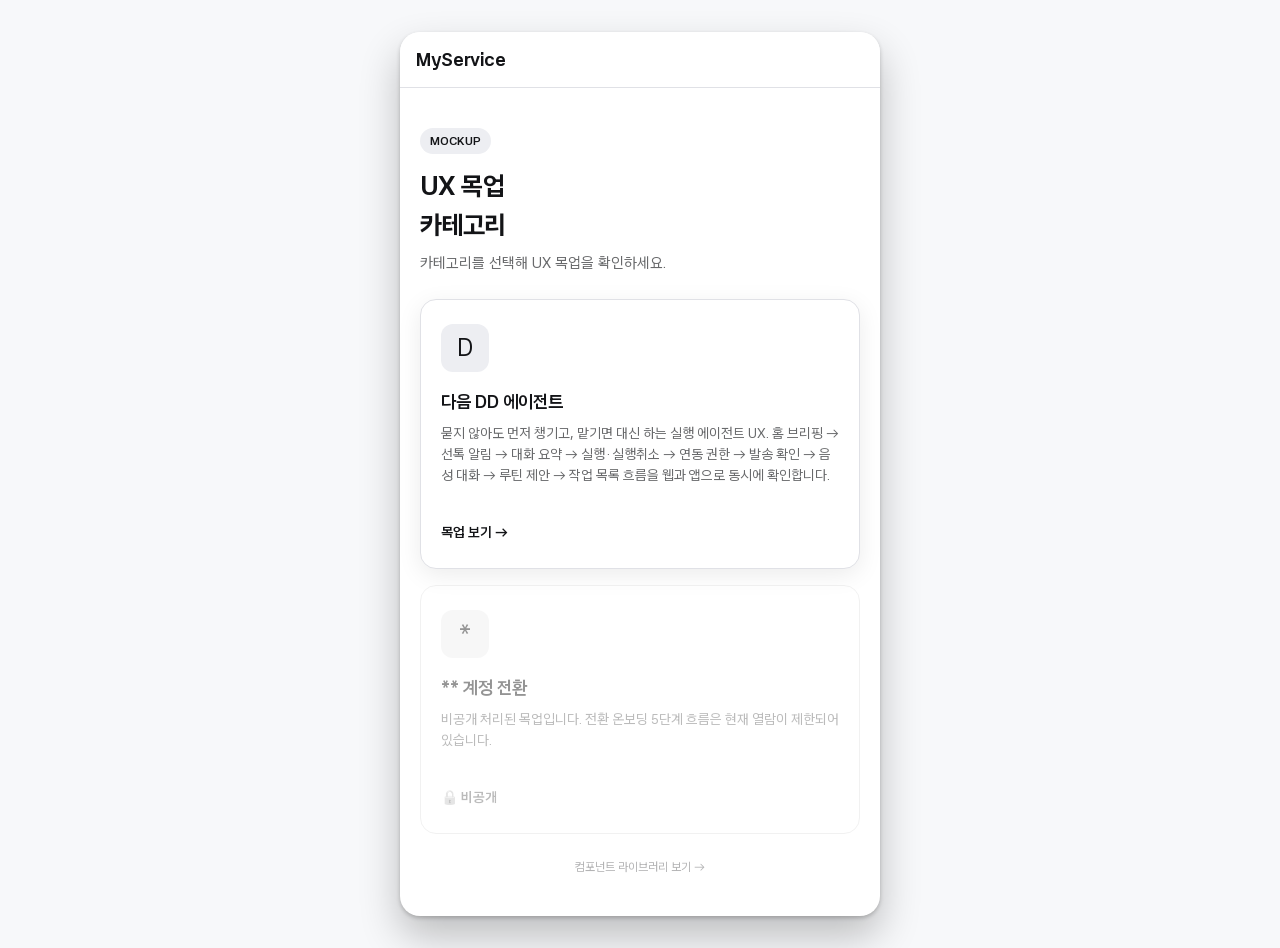
<file: index.html>
<!doctype html>
<html lang="ko">
  <head>
    <meta charset="utf-8" />
    <meta name="viewport" content="width=device-width, initial-scale=1" />
    <title>Portfolio Mockup 카테고리</title>
    <link rel="stylesheet" href="css/tokens.css" />
    <link rel="stylesheet" href="css/style.css" />
    <link rel="stylesheet" href="css/components.css" />
  </head>
  <body>
    <div class="app">
      <header class="appbar">
        <span class="appbar__brand">MyService</span>
      </header>

      <main class="content">
        <section class="hero">
          <span class="hero__badge">MOCKUP</span>
          <h1 class="hero__title">UX 목업<br />카테고리</h1>
          <p class="hero__desc">
            카테고리를 선택해 UX 목업을 확인하세요.
          </p>
        </section>

        <a class="card cat-card" href="dd.html" aria-labelledby="cat-dd-title">
          <div class="card__icon" aria-hidden="true">D</div>
          <h2 id="cat-dd-title" class="card__title">다음 DD 에이전트</h2>
          <p class="card__desc">
            묻지 않아도 먼저 챙기고, 맡기면 대신 하는 실행 에이전트 UX.
            홈 브리핑 → 선톡 알림 → 대화 요약 → 실행·실행취소 → 연동 권한 →
            발송 확인 → 음성 대화 → 루틴 제안 → 작업 목록 흐름을 웹과 앱으로
            동시에 확인합니다.
          </p>
          <span class="cat-card__go">목업 보기 →</span>
        </a>

        <div class="card cat-card cat-card--locked" aria-labelledby="cat-account-title" aria-disabled="true">
          <div class="card__icon" aria-hidden="true">*</div>
          <h2 id="cat-account-title" class="card__title">** 계정 전환</h2>
          <p class="card__desc">
            비공개 처리된 목업입니다. 전환 온보딩 5단계 흐름은 현재 열람이 제한되어 있습니다.
          </p>
          <span class="cat-card__go">🔒 비공개</span>
        </div>

        <p class="helper-text" style="margin-top: var(--sp-6)">
          <a href="components.html">컴포넌트 라이브러리 보기 →</a>
        </p>
      </main>
    </div>
    <script src="js/main.js"></script>
  </body>
</html>
</file>
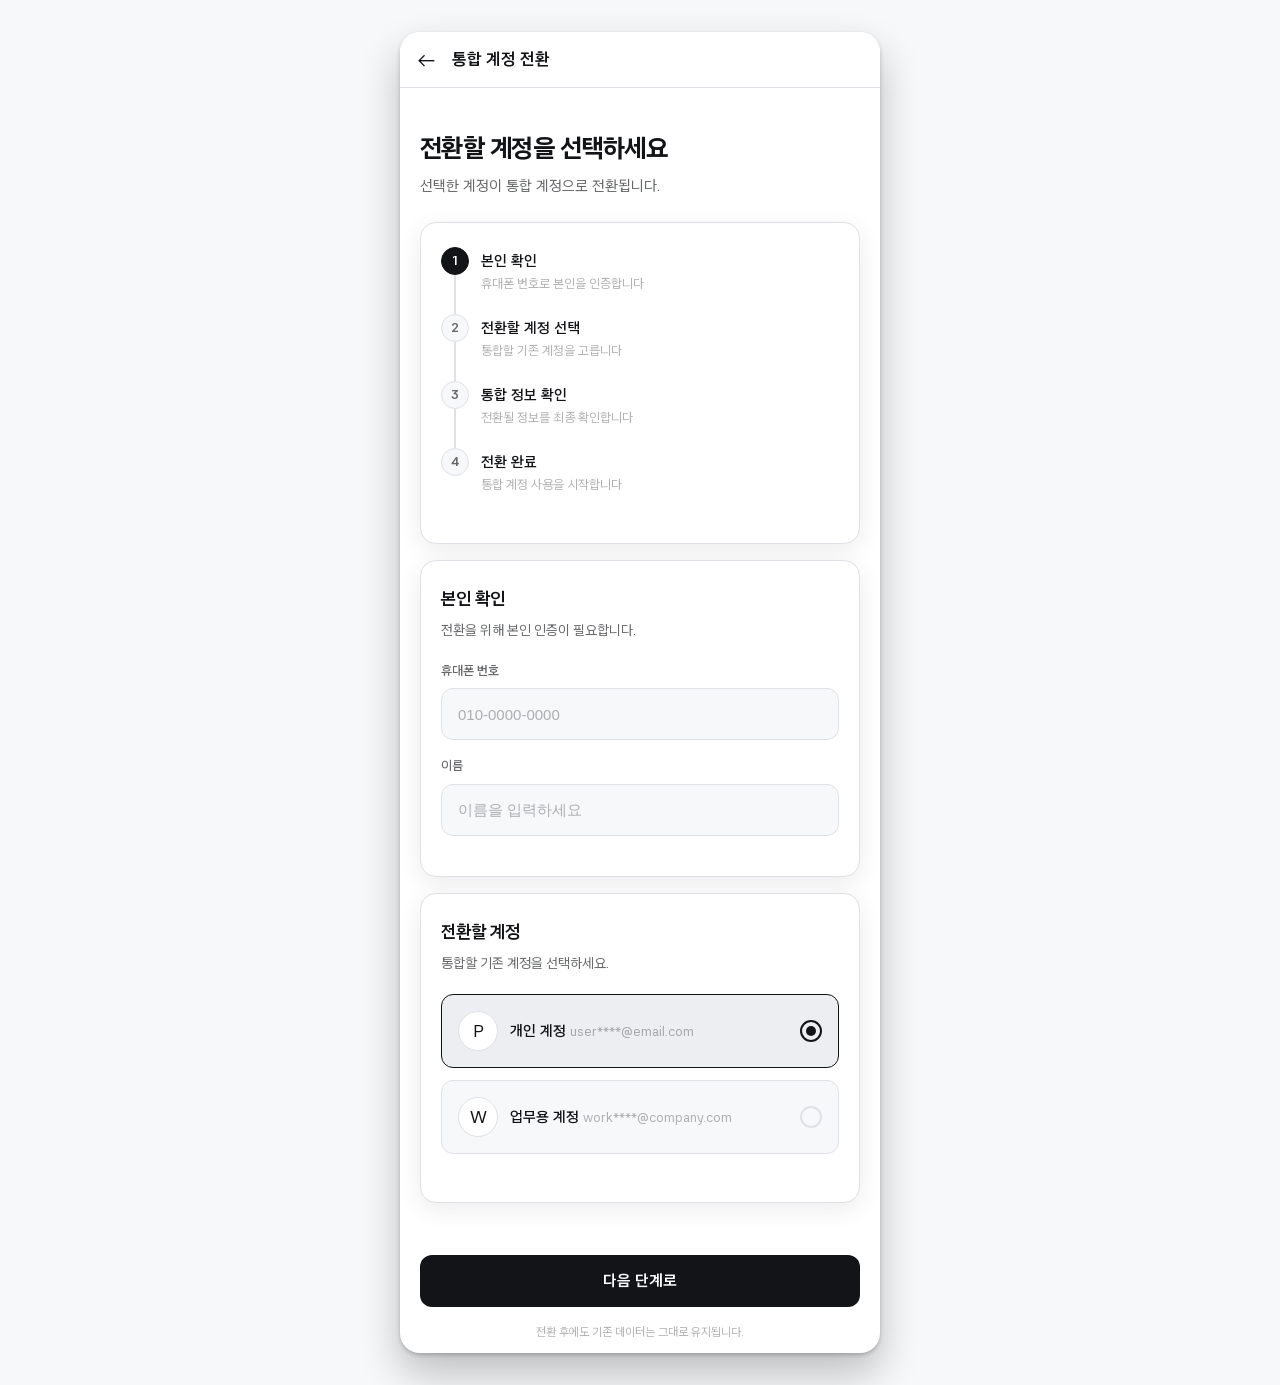
<file: account-transfer.html>
<!doctype html>
<html lang="ko">
  <head>
    <meta charset="utf-8" />
    <meta name="viewport" content="width=device-width, initial-scale=1" />
    <title>신규 통합 계정 전환</title>
    <link rel="stylesheet" href="css/tokens.css" />
    <link rel="stylesheet" href="css/style.css" />
    <link rel="stylesheet" href="css/components.css" />
  </head>
  <body>
    <div class="app">
      <header class="appbar">
        <a class="appbar__back" href="index.html" aria-label="뒤로 가기">←</a>
        <h1 class="appbar__title">통합 계정 전환</h1>
      </header>

      <main class="content">
        <section class="hero">
          <h2 class="hero__title">
            전환할 계정을 선택하세요
          </h2>
          <p class="hero__desc">선택한 계정이 통합 계정으로 전환됩니다.</p>
        </section>

        <!-- 진행 단계 -->
        <section class="card" aria-label="전환 절차">
          <ol class="steps">
            <li class="steps__item steps__item--active">
              <span class="steps__num">1</span>
              <div class="steps__body">
                <p class="steps__label">본인 확인</p>
                <p class="steps__sub">휴대폰 번호로 본인을 인증합니다</p>
              </div>
            </li>
            <li class="steps__item">
              <span class="steps__num">2</span>
              <div class="steps__body">
                <p class="steps__label">전환할 계정 선택</p>
                <p class="steps__sub">통합할 기존 계정을 고릅니다</p>
              </div>
            </li>
            <li class="steps__item">
              <span class="steps__num">3</span>
              <div class="steps__body">
                <p class="steps__label">통합 정보 확인</p>
                <p class="steps__sub">전환될 정보를 최종 확인합니다</p>
              </div>
            </li>
            <li class="steps__item">
              <span class="steps__num">4</span>
              <div class="steps__body">
                <p class="steps__label">전환 완료</p>
                <p class="steps__sub">통합 계정 사용을 시작합니다</p>
              </div>
            </li>
          </ol>
        </section>

        <!-- 본인 확인 폼 -->
        <section class="card">
          <h3 class="card__title">본인 확인</h3>
          <p class="card__desc">전환을 위해 본인 인증이 필요합니다.</p>

          <div class="field">
            <label class="field__label" for="phone">휴대폰 번호</label>
            <input
              class="field__input"
              id="phone"
              type="tel"
              inputmode="numeric"
              placeholder="010-0000-0000"
            />
          </div>

          <div class="field">
            <label class="field__label" for="name">이름</label>
            <input
              class="field__input"
              id="name"
              type="text"
              placeholder="이름을 입력하세요"
            />
          </div>
        </section>

        <!-- 전환할 계정 목록 -->
        <section class="card">
          <h3 class="card__title">전환할 계정</h3>
          <p class="card__desc">통합할 기존 계정을 선택하세요.</p>

          <div class="account-list">
            <label class="account account--selected">
              <span class="account__avatar" aria-hidden="true">P</span>
              <span class="account__meta">
                <span class="account__name">개인 계정</span>
                <span class="account__id">user****@email.com</span>
              </span>
              <span class="account__radio" aria-hidden="true"></span>
            </label>

            <label class="account">
              <span class="account__avatar" aria-hidden="true">W</span>
              <span class="account__meta">
                <span class="account__name">업무용 계정</span>
                <span class="account__id">work****@company.com</span>
              </span>
              <span class="account__radio" aria-hidden="true"></span>
            </label>
          </div>
        </section>
      </main>

      <!-- 하단 고정 액션 -->
      <div class="actionbar">
        <a class="btn btn--primary btn--block" href="index.html">
          다음 단계로
        </a>
        <p class="helper-text">전환 후에도 기존 데이터는 그대로 유지됩니다.</p>
      </div>
    </div>
    <script src="js/main.js"></script>
  </body>
</html>
</file>
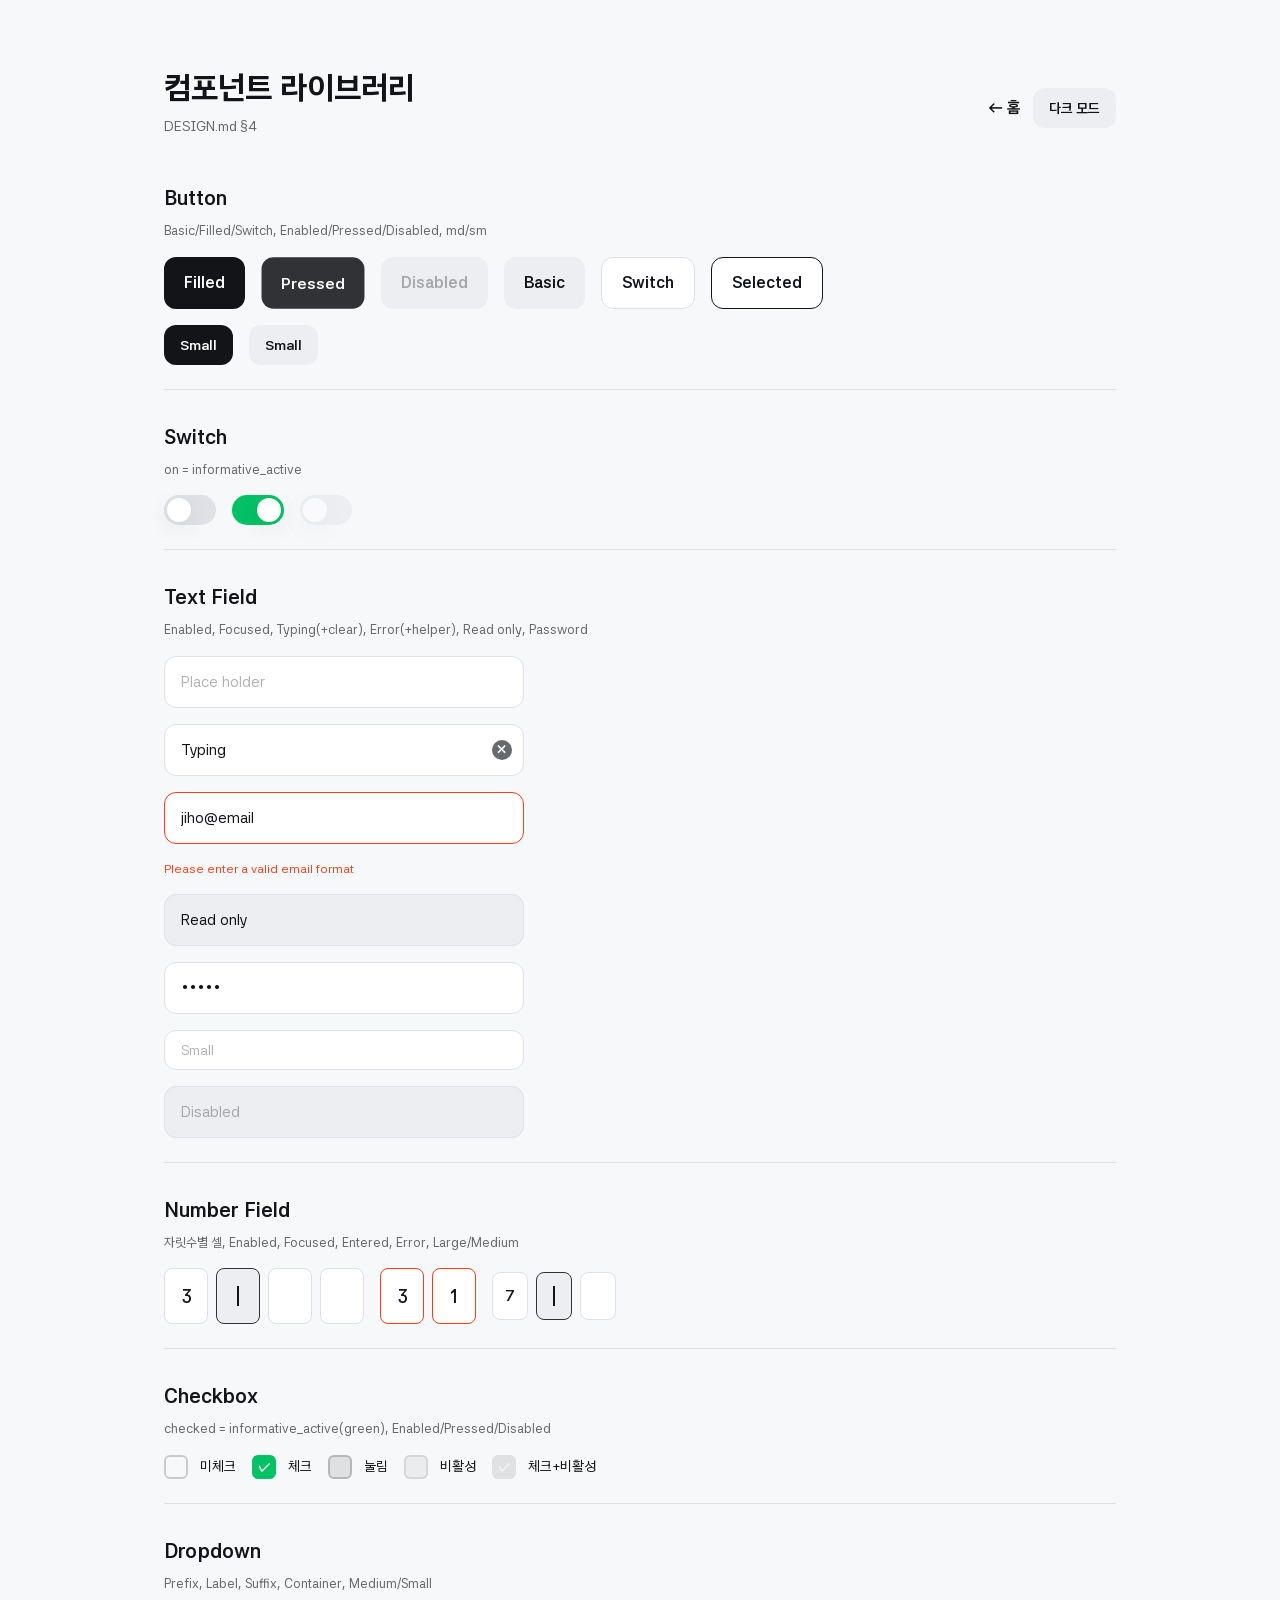
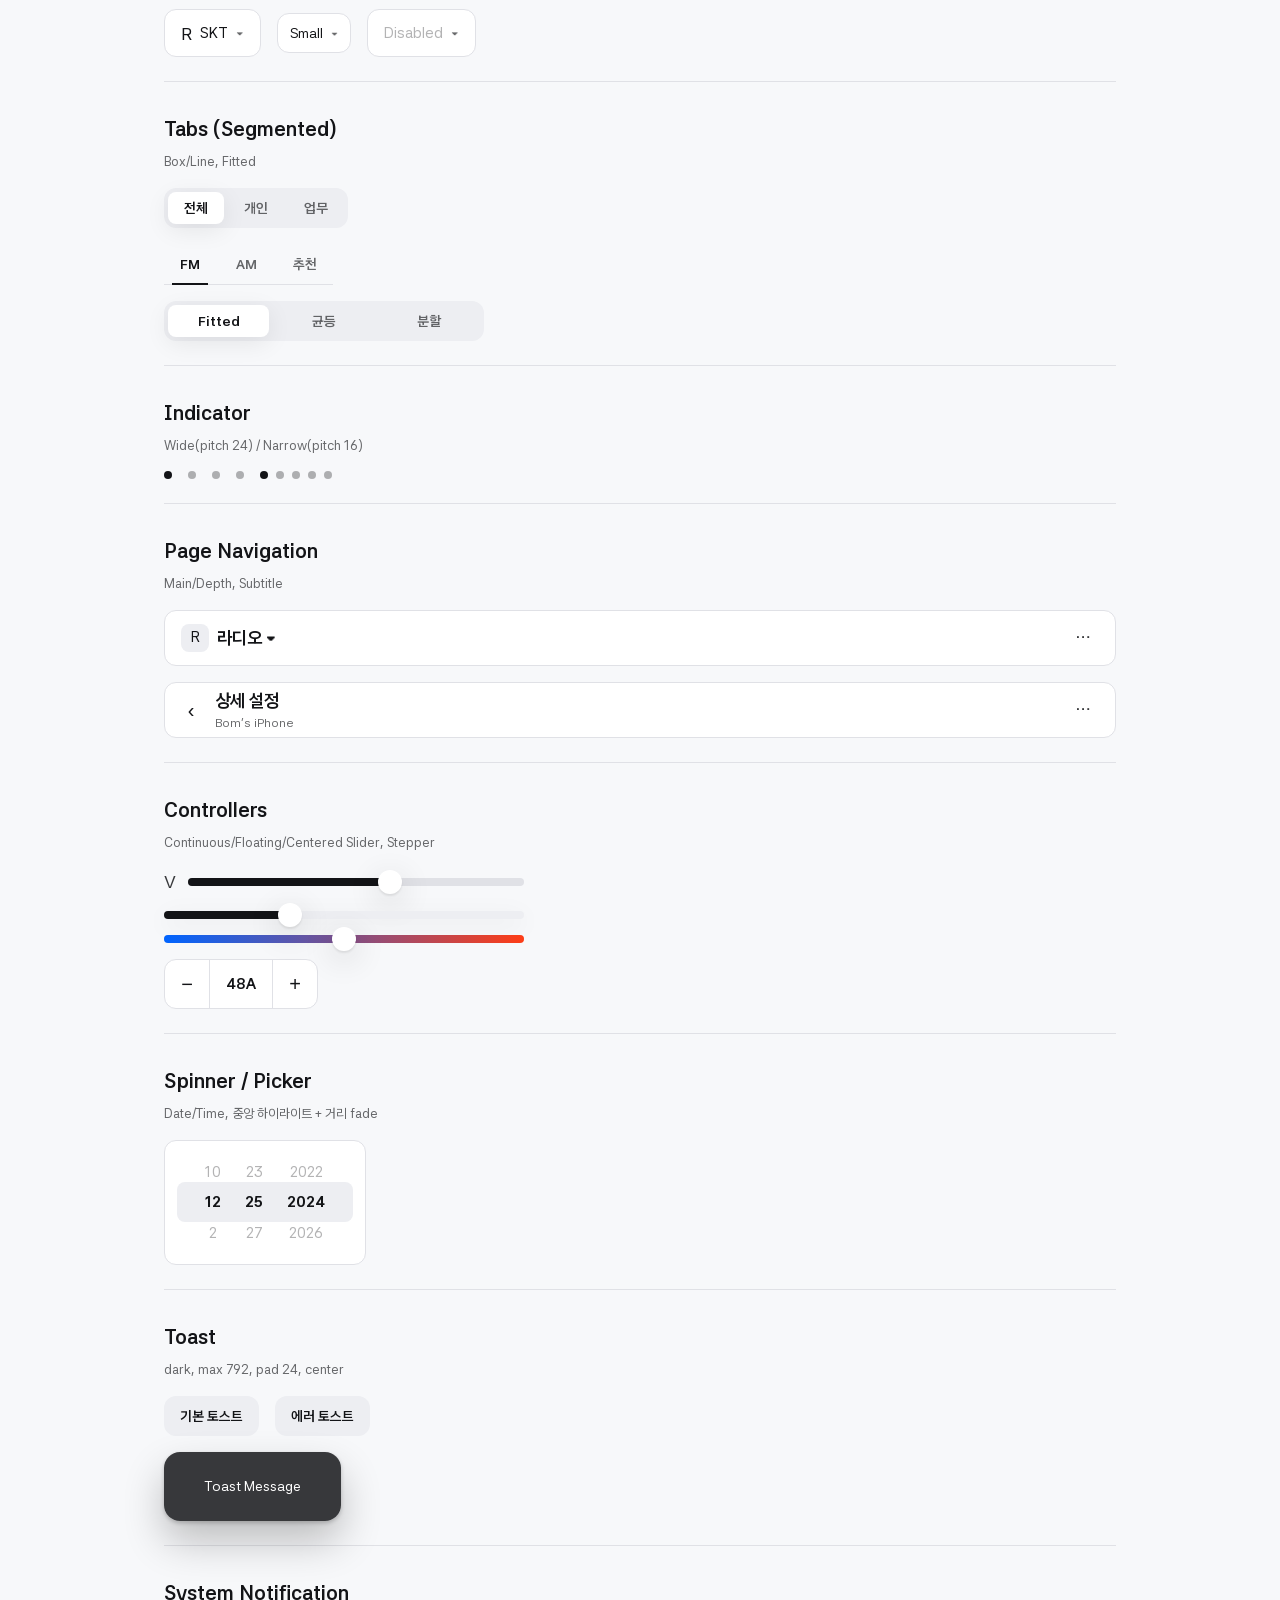
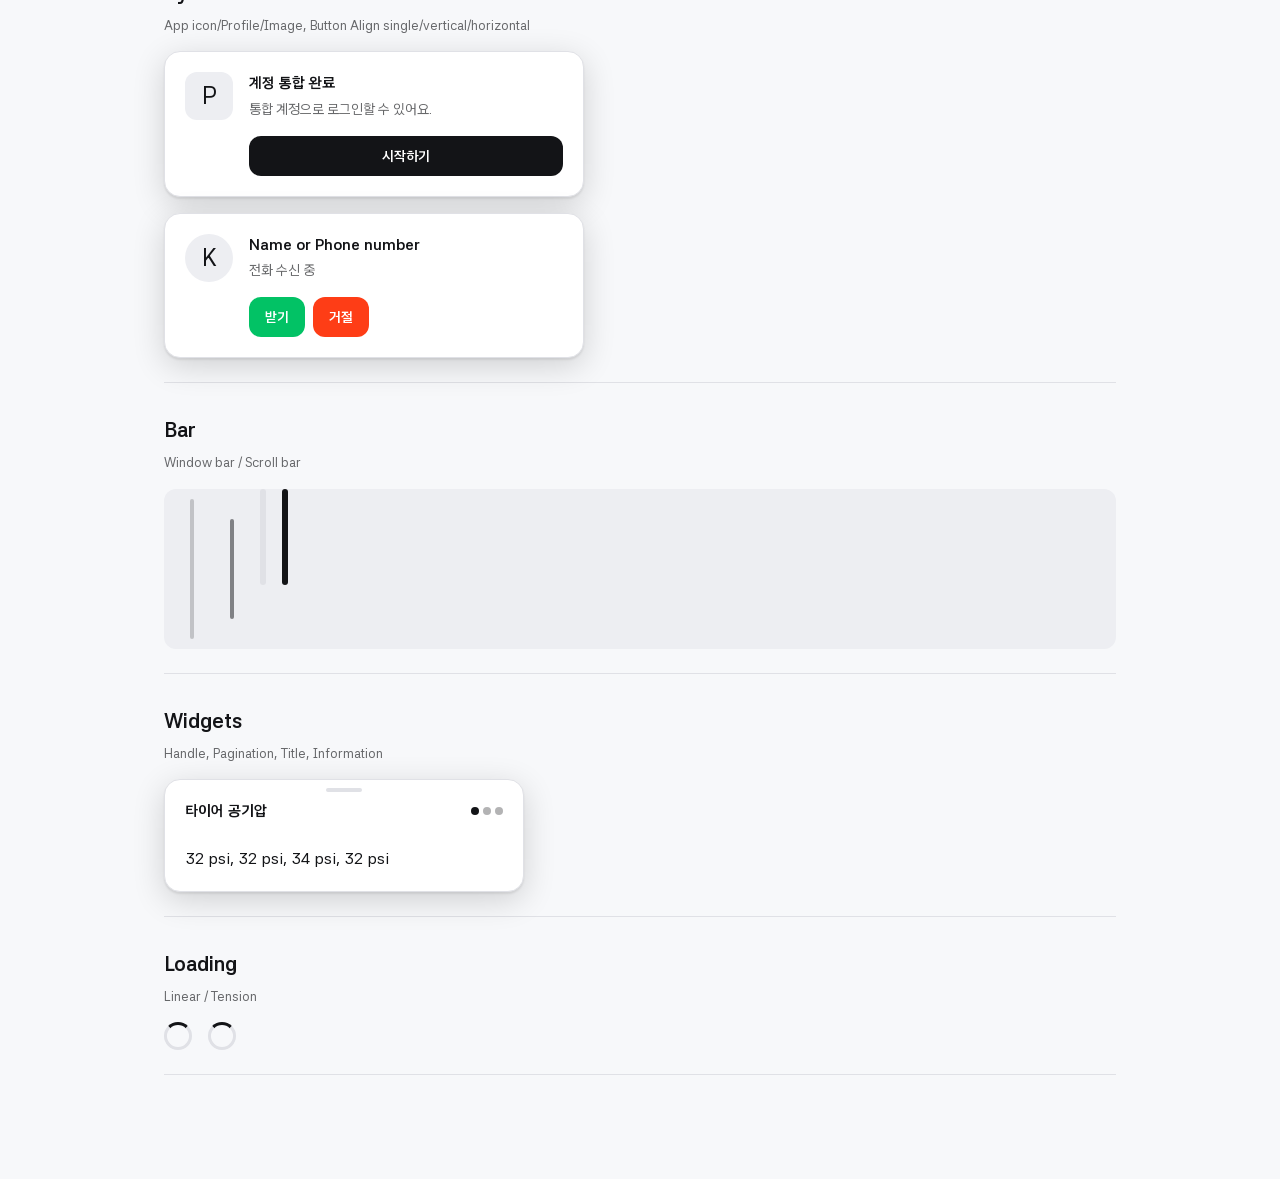
<file: components.html>
<!doctype html>
<html lang="ko">
  <head>
    <meta charset="utf-8" />
    <meta name="viewport" content="width=device-width, initial-scale=1" />
    <title>컴포넌트 라이브러리 | Portfolio Mockup</title>
    <!-- 로드 순서: tokens → style(base) → components -->
    <link rel="stylesheet" href="css/tokens.css" />
    <link rel="stylesheet" href="css/style.css" />
    <link rel="stylesheet" href="css/components.css" />
    <style>
      body { background: var(--bg-primary); }
      .gallery { max-width: 1000px; margin: 0 auto; padding: var(--sp-8) var(--sp-6) var(--sp-10); }
      .gallery__head { display: flex; align-items: center; justify-content: space-between; margin-bottom: var(--sp-8); }
      .gallery__head h1 { font-size: var(--fs-headline-l); font-weight: var(--fw-extrabold); margin: 0; }
      .gallery__sub { color: var(--text-tertiary); font-size: var(--fs-body-s); margin-top: var(--sp-1); }
      .sec { margin-bottom: var(--sp-8); padding-bottom: var(--sp-6); border-bottom: 1px solid var(--border); }
      .sec > h2 { font-size: var(--fs-title-m); font-weight: var(--fw-semibold); margin: 0 0 var(--sp-2); }
      .sec > p { color: var(--text-tertiary); font-size: var(--fs-label-m); margin: 0 0 var(--sp-4); }
      .row { display: flex; flex-wrap: wrap; align-items: center; gap: var(--sp-4); }
      .row + .row { margin-top: var(--sp-4); }
      .lbl { font-size: var(--fs-label-s); color: var(--text-tertiary); width: 100%; }
      .tt { color: var(--text-primary); text-decoration: none; font-weight: var(--fw-semibold); }
    </style>
  </head>
  <body>
    <main class="gallery">
      <header class="gallery__head">
        <div>
          <h1>컴포넌트 라이브러리</h1>
          <p class="gallery__sub">DESIGN.md §4</p>
        </div>
        <div class="row" style="gap: var(--sp-3)">
          <a class="tt" href="index.html">← 홈</a>
          <button class="btn btn--basic btn--sm" data-theme-toggle>다크</button>
        </div>
      </header>

      <!-- Button -->
      <section class="sec">
        <h2>Button</h2>
        <p>Basic/Filled/Switch, Enabled/Pressed/Disabled, md/sm</p>
        <div class="row">
          <button class="btn btn--filled">Filled</button>
          <button class="btn btn--filled is-pressed">Pressed</button>
          <button class="btn btn--filled" disabled>Disabled</button>
          <button class="btn btn--basic">Basic</button>
          <button class="btn btn--switch">Switch</button>
          <button class="btn btn--switch is-selected">Selected</button>
        </div>
        <div class="row">
          <button class="btn btn--filled btn--sm">Small</button>
          <button class="btn btn--basic btn--sm">Small</button>
        </div>
      </section>

      <!-- Switch -->
      <section class="sec">
        <h2>Switch</h2>
        <p>on = informative_active</p>
        <div class="row">
          <span class="switch"><span class="switch__knob"></span></span>
          <span class="switch is-on"><span class="switch__knob"></span></span>
          <span class="switch is-disabled"><span class="switch__knob"></span></span>
        </div>
      </section>

      <!-- Text Field -->
      <section class="sec">
        <h2>Text Field</h2>
        <p>Enabled, Focused, Typing(+clear), Error(+helper), Read only, Password</p>
        <div class="row" style="flex-direction: column; align-items: stretch; max-width: 360px">
          <span class="tfield"><input class="tfield__input" placeholder="Place holder" /></span>
          <span class="tfield">
            <input class="tfield__input" value="Typing" />
            <button class="tfield__clear" title="지우기">✕</button>
          </span>
          <span class="tfield"><input class="tfield__input is-invalid" value="jiho@email" /></span>
          <p class="tfield__helper" style="margin: 0">Please enter a valid email format</p>
          <span class="tfield"><input class="tfield__input" value="Read only" readonly /></span>
          <span class="tfield"><input class="tfield__input" type="password" value="•••••" /></span>
          <span class="tfield tfield--sm"><input class="tfield__input" placeholder="Small" /></span>
          <span class="tfield"><input class="tfield__input" value="Disabled" disabled /></span>
        </div>
      </section>

      <!-- Number Field -->
      <section class="sec">
        <h2>Number Field</h2>
        <p>자릿수별 셀, Enabled, Focused, Entered, Error, Large/Medium</p>
        <div class="row">
          <div class="numfield">
            <span class="numfield__cell">3</span>
            <span class="numfield__cell numfield__cell--focused"></span>
            <span class="numfield__cell"></span>
            <span class="numfield__cell"></span>
          </div>
          <div class="numfield numfield--error">
            <span class="numfield__cell">3</span>
            <span class="numfield__cell">1</span>
          </div>
          <div class="numfield numfield--md">
            <span class="numfield__cell">7</span>
            <span class="numfield__cell numfield__cell--focused"></span>
            <span class="numfield__cell"></span>
          </div>
        </div>
      </section>

      <!-- Checkbox -->
      <section class="sec">
        <h2>Checkbox</h2>
        <p>checked = informative_active(green), Enabled/Pressed/Disabled</p>
        <div class="row">
          <span class="checkbox"><span class="checkbox__box">✓</span>미체크</span>
          <span class="checkbox is-checked"><span class="checkbox__box">✓</span>체크</span>
          <span class="checkbox is-pressed"><span class="checkbox__box">✓</span>눌림</span>
          <span class="checkbox is-disabled"><span class="checkbox__box">✓</span>비활성</span>
          <span class="checkbox is-disabled is-checked"><span class="checkbox__box">✓</span>체크+비활성</span>
        </div>
      </section>

      <!-- Dropdown -->
      <section class="sec">
        <h2>Dropdown</h2>
        <p>Prefix, Label, Suffix, Container, Medium/Small</p>
        <div class="row">
          <div class="dropdown">
            <button class="dropdown__trigger">
              <span class="dropdown__prefix">R</span>
              <span class="dropdown__label">SKT</span>
              <span class="dropdown__suffix">▾</span>
            </button>
            <div class="dropdown__container">
              <div class="dropdown__item dropdown__item--selected">SKT</div>
              <div class="dropdown__item">KT</div>
              <div class="dropdown__item">LG U+</div>
            </div>
          </div>
          <div class="dropdown dropdown--sm">
            <button class="dropdown__trigger">
              <span class="dropdown__label">Small</span>
              <span class="dropdown__suffix">▾</span>
            </button>
            <div class="dropdown__container">
              <div class="dropdown__item">옵션 1</div>
              <div class="dropdown__item">옵션 2</div>
            </div>
          </div>
          <div class="dropdown is-disabled">
            <button class="dropdown__trigger">
              <span class="dropdown__label">Disabled</span>
              <span class="dropdown__suffix">▾</span>
            </button>
          </div>
        </div>
      </section>

      <!-- Tabs -->
      <section class="sec">
        <h2>Tabs (Segmented)</h2>
        <p>Box/Line, Fitted</p>
        <div class="row">
          <div class="tabs tabs--box">
            <div class="tabs__list">
              <button class="tabs__tab tabs__tab--selected">전체</button>
              <button class="tabs__tab">개인</button>
              <button class="tabs__tab">업무</button>
            </div>
          </div>
        </div>
        <div class="row">
          <div class="tabs tabs--line">
            <div class="tabs__list">
              <button class="tabs__tab tabs__tab--selected">FM</button>
              <button class="tabs__tab">AM</button>
              <button class="tabs__tab">추천</button>
            </div>
          </div>
        </div>
        <div class="row">
          <div class="tabs tabs--box tabs--fitted" style="width: 320px">
            <div class="tabs__list">
              <button class="tabs__tab tabs__tab--selected">Fitted</button>
              <button class="tabs__tab">균등</button>
              <button class="tabs__tab">분할</button>
            </div>
          </div>
        </div>
      </section>

      <!-- Indicator -->
      <section class="sec">
        <h2>Indicator</h2>
        <p>Wide(pitch 24) / Narrow(pitch 16)</p>
        <div class="row">
          <span class="indicator indicator--wide">
            <span class="indicator__dot indicator__dot--active"></span>
            <span class="indicator__dot"></span>
            <span class="indicator__dot"></span>
            <span class="indicator__dot"></span>
          </span>
          <span class="indicator indicator--narrow">
            <span class="indicator__dot indicator__dot--active"></span>
            <span class="indicator__dot"></span>
            <span class="indicator__dot"></span>
            <span class="indicator__dot"></span>
            <span class="indicator__dot"></span>
          </span>
        </div>
      </section>

      <!-- Page Navigation -->
      <section class="sec">
        <h2>Page Navigation</h2>
        <p>Main/Depth, Subtitle</p>
        <div class="row" style="flex-direction: column; align-items: stretch">
          <nav class="pagenav" style="border-radius: var(--r-md); border: 1px solid var(--border)">
            <span class="pagenav__appicon">R</span>
            <span class="pagenav__menu">
              <span class="pagenav__title">라디오 ▾</span>
            </span>
            <span class="pagenav__suffix">⋯</span>
          </nav>
          <nav class="pagenav" style="border-radius: var(--r-md); border: 1px solid var(--border)">
            <span class="pagenav__back">‹</span>
            <span class="pagenav__titles">
              <span class="pagenav__title">상세 설정</span>
              <span class="pagenav__subtitle">Bom's iPhone</span>
            </span>
            <span class="pagenav__suffix">⋯</span>
          </nav>
        </div>
      </section>

      <!-- Controllers -->
      <section class="sec">
        <h2>Controllers</h2>
        <p>Continuous/Floating/Centered Slider, Stepper</p>
        <div class="row" style="flex-direction: column; align-items: stretch; max-width: 360px">
          <div class="slider">
            <span class="slider__icon">V</span>
            <span class="slider__track"><span class="slider__fill" style="width: 60%"></span><span class="slider__handle" style="left: 60%"></span></span>
          </div>
          <div class="slider slider--floating">
            <span class="slider__track"><span class="slider__fill" style="width: 35%"></span><span class="slider__handle" style="left: 35%"></span></span>
          </div>
          <div class="slider slider--centered">
            <span class="slider__track"><span class="slider__fill" style="width: 100%"></span><span class="slider__handle" style="left: 50%"></span></span>
          </div>
        </div>
        <div class="row">
          <span class="stepper" data-min="30" data-max="56" data-unit="A">
            <button class="stepper__btn" data-dir="down">−</button>
            <span class="stepper__value">48A</span>
            <button class="stepper__btn" data-dir="up">+</button>
          </span>
        </div>
      </section>

      <!-- Picker -->
      <section class="sec">
        <h2>Spinner / Picker</h2>
        <p>Date/Time, 중앙 하이라이트 + 거리 fade</p>
        <div class="row">
          <div class="picker picker--date">
            <div class="picker__highlight"></div>
            <div class="picker__column"><span class="picker__value">10</span><span class="picker__value picker__value--sel">12</span><span class="picker__value">2</span></div>
            <div class="picker__column"><span class="picker__value">23</span><span class="picker__value picker__value--sel">25</span><span class="picker__value">27</span></div>
            <div class="picker__column"><span class="picker__value">2022</span><span class="picker__value picker__value--sel">2024</span><span class="picker__value">2026</span></div>
          </div>
        </div>
      </section>

      <!-- Toast -->
      <section class="sec">
        <h2>Toast</h2>
        <p>dark, max 792, pad 24, center</p>
        <div class="row">
          <button class="btn btn--basic btn--sm" onclick="UI.showToast('인증번호를 발송했습니다.')">기본 토스트</button>
          <button class="btn btn--basic btn--sm" onclick="UI.showToast('전환에 실패했습니다.','danger')">에러 토스트</button>
        </div>
        <div class="row"><div class="toast"><span class="toast__text">Toast Message</span></div></div>
      </section>

      <!-- System Notification -->
      <section class="sec">
        <h2>System Notification</h2>
        <p>App icon/Profile/Image, Button Align single/vertical/horizontal</p>
        <div class="row" style="flex-direction: column; align-items: stretch; max-width: 420px">
          <div class="sysnoti sysnoti--appicon">
            <span class="sysnoti__imagery">P</span>
            <div class="sysnoti__body">
              <p class="sysnoti__title">계정 통합 완료</p>
              <p class="sysnoti__desc">통합 계정으로 로그인할 수 있어요.</p>
              <div class="sysnoti__actions sysnoti__actions--single"><button class="btn btn--filled btn--sm">시작하기</button></div>
            </div>
          </div>
          <div class="sysnoti sysnoti--profile">
            <span class="sysnoti__imagery">K</span>
            <div class="sysnoti__body">
              <p class="sysnoti__title">Name or Phone number</p>
              <p class="sysnoti__desc">전화 수신 중</p>
              <div class="sysnoti__actions sysnoti__actions--horizontal">
                <button class="btn btn--sm sysnoti__btn--accept">받기</button>
                <button class="btn btn--sm sysnoti__btn--reject">거절</button>
              </div>
            </div>
          </div>
        </div>
      </section>

      <!-- Bar -->
      <section class="sec">
        <h2>Bar</h2>
        <p>Window bar / Scroll bar</p>
        <div class="row" style="height: 160px; background: var(--surface-high); border-radius: var(--r-md); padding: 0 var(--sp-4)">
          <span class="wbar"><span class="wbar__handle"></span></span>
          <span class="wbar is-pressed"><span class="wbar__handle"></span></span>
          <span class="scrollbar"><span class="scrollbar__handle" style="height: 60%"></span></span>
          <span class="scrollbar is-pressed"><span class="scrollbar__handle" style="height: 60%"></span></span>
        </div>
      </section>

      <!-- Widgets -->
      <section class="sec">
        <h2>Widgets</h2>
        <p>Handle, Pagination, Title, Information</p>
        <div class="row" style="max-width: 360px">
          <div class="widget" style="width: 100%">
            <div class="widget__handle"></div>
            <div class="widget__head">
              <span class="widget__title">타이어 공기압</span>
              <span class="widget__pagination indicator indicator--narrow">
                <span class="indicator__dot indicator__dot--active"></span>
                <span class="indicator__dot"></span>
                <span class="indicator__dot"></span>
              </span>
            </div>
            <div class="widget__info">32 psi, 32 psi, 34 psi, 32 psi</div>
          </div>
        </div>
      </section>

      <!-- Loading -->
      <section class="sec">
        <h2>Loading</h2>
        <p>Linear / Tension</p>
        <div class="row">
          <span class="loading loading--linear"><span class="spinner"></span></span>
          <span class="loading loading--tension"><span class="spinner"></span></span>
        </div>
      </section>
    </main>

    <script src="js/components.js"></script>
    <script>
      UI.initTheme();
    </script>
  </body>
</html>
</file>
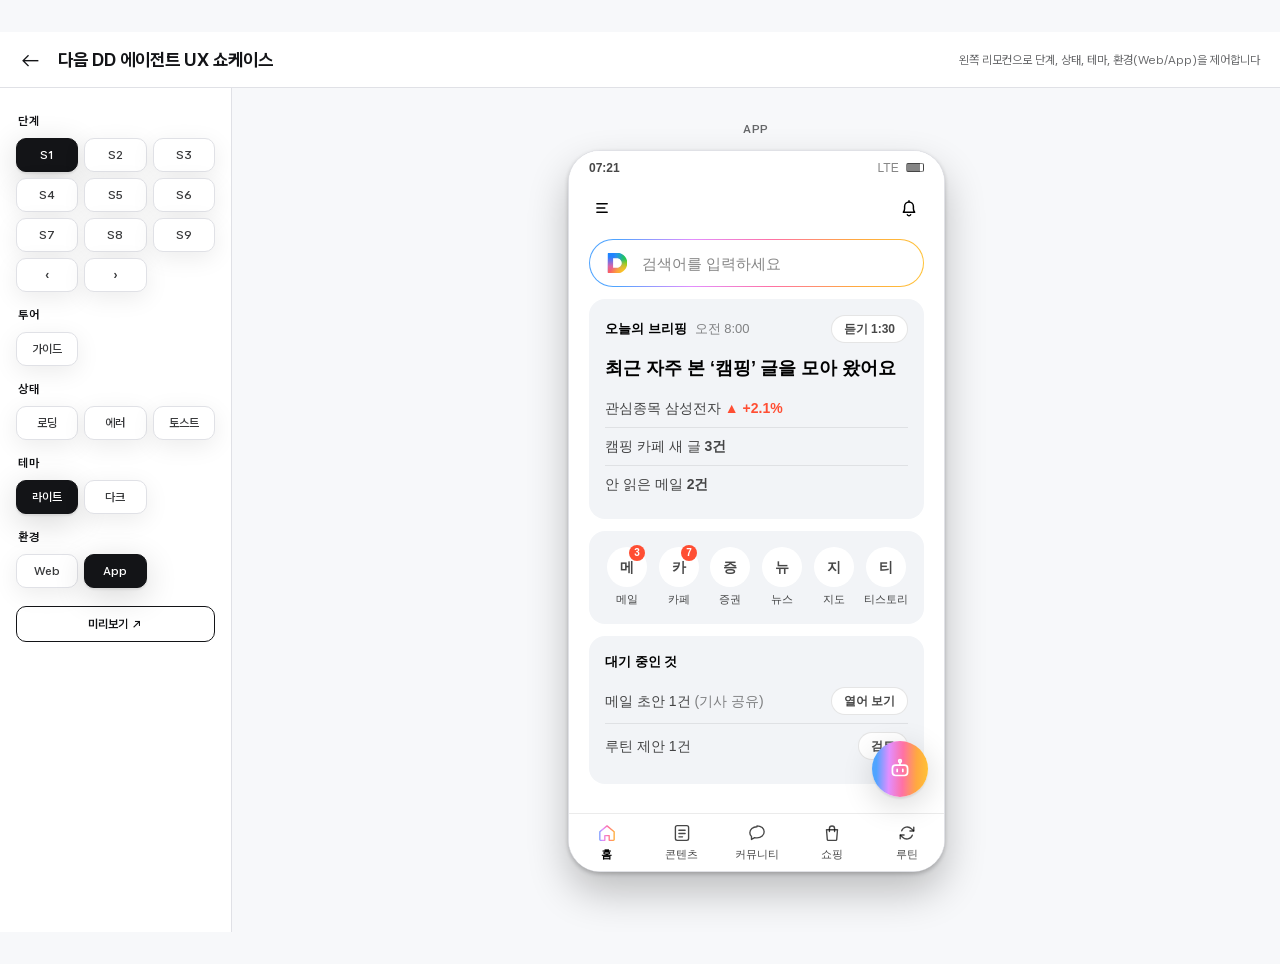
<file: dd.html>
<!doctype html>
<html lang="ko">
  <head>
    <meta charset="utf-8" />
    <meta name="viewport" content="width=device-width, initial-scale=1" />
    <title>다음 DD 에이전트 UX 쇼케이스</title>
    <!-- 로드 순서: tokens → style(base) → components → showcase(셸 공유) → dd(흐름) -->
    <link rel="stylesheet" href="css/tokens.css" />
    <link rel="stylesheet" href="css/style.css" />
    <link rel="stylesheet" href="css/components.css" />
    <link rel="stylesheet" href="css/showcase.css" />
    <link rel="stylesheet" href="css/dd.css" />
  </head>
  <body>
    <!-- 공유 그라데이션 정의 — 두 프레임에 같은 HTML을 주입해도 url(#ddg)가
         숨겨진 프레임의 중복 id에 걸리지 않도록 문서 레벨에 한 번만 둔다 -->
    <svg width="0" height="0" style="position: absolute" aria-hidden="true" focusable="false">
      <defs>
        <linearGradient id="ddg" x1="0" y1="12" x2="24" y2="12" gradientUnits="userSpaceOnUse">
          <stop offset=".08" stop-color="#4FA4FF" />
          <stop offset=".31" stop-color="#E28EFF" />
          <stop offset=".55" stop-color="#FF71A4" />
          <stop offset=".79" stop-color="#FFA841" />
          <stop offset="1" stop-color="#FFC236" />
        </linearGradient>
      </defs>
    </svg>
    <div class="showcase">
      <header class="showcase__bar">
        <a class="showcase__back" href="index.html" aria-label="뒤로 가기">←</a>
        <span class="showcase__title">다음 DD 에이전트 UX 쇼케이스</span>
        <span class="showcase__hint">왼쪽 리모컨으로 단계, 상태, 테마, 환경(Web/App)을 제어합니다</span>
      </header>

      <aside class="remote" id="remote" aria-label="시나리오 리모컨"></aside>

      <section class="stage">
        <div class="frame frame--web">
          <div class="frame__label">Web</div>
          <div class="frame__device">
            <div class="frame__chrome">
              <span class="frame__dot"></span>
              <span class="frame__dot"></span>
              <span class="frame__dot"></span>
            </div>
            <div class="frame__viewport" id="frame-web"></div>
          </div>
        </div>

        <div class="frame frame--app">
          <div class="frame__label">App</div>
          <div class="frame__device">
            <div class="frame__viewport" id="frame-app"></div>
          </div>
        </div>
      </section>
    </div>

    <!-- components.js: 위임 인터랙션/토스트, dd-screens.js: 흐름 SSOT, dd-showcase.js: 상태·렌더 -->
    <script src="js/components.js"></script>
    <script src="js/dd-screens.js"></script>
    <script src="js/dd-showcase.js"></script>
  </body>
</html>
</file>
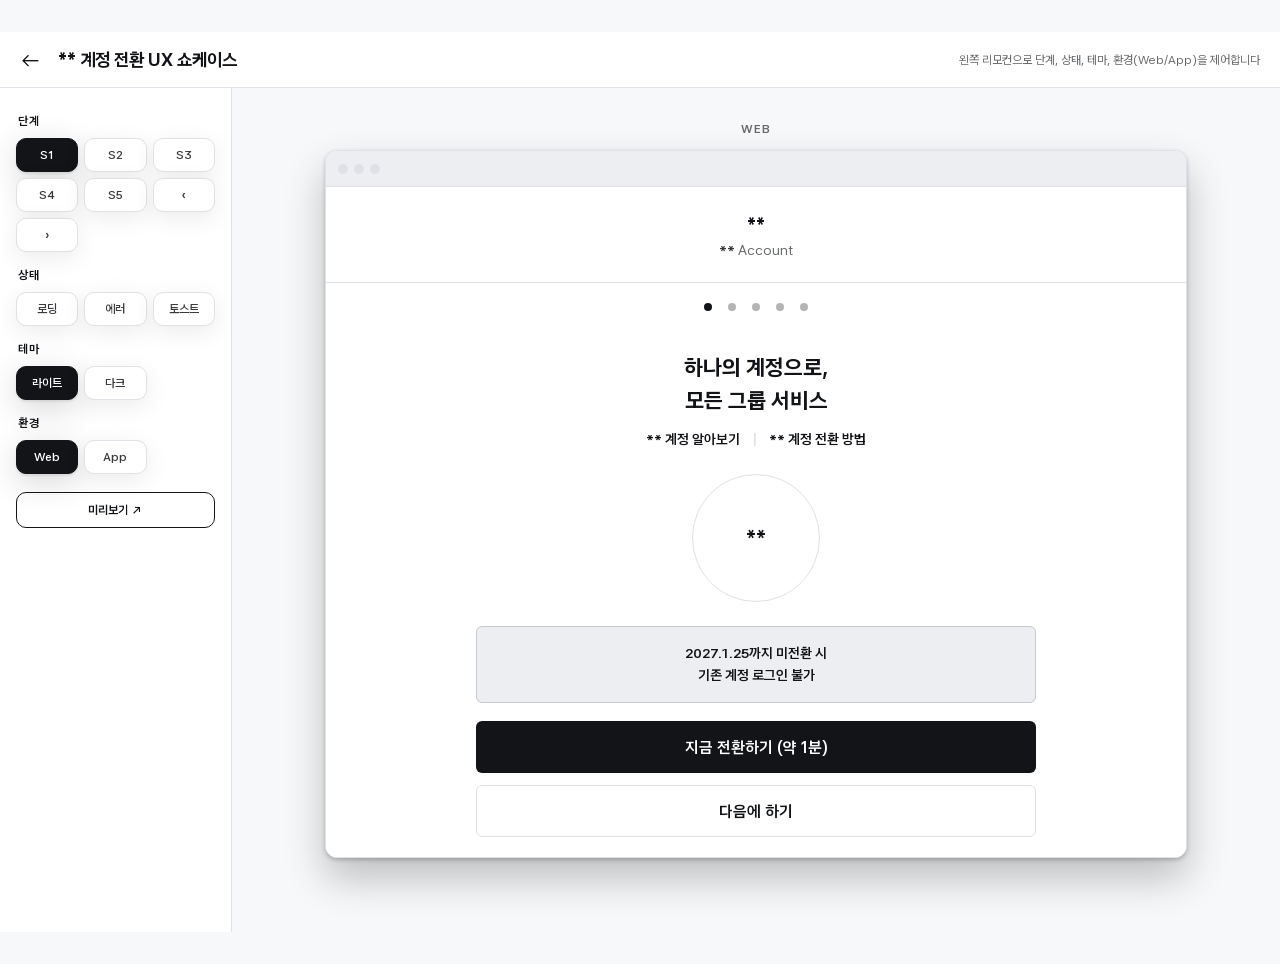
<file: showcase.html>
<!doctype html>
<html lang="ko">
  <head>
    <meta charset="utf-8" />
    <meta name="viewport" content="width=device-width, initial-scale=1" />
    <title>** 계정 전환 UX 쇼케이스</title>
    <!-- 로드 순서: tokens → style(base) → components → showcase -->
    <link rel="stylesheet" href="css/tokens.css" />
    <link rel="stylesheet" href="css/style.css" />
    <link rel="stylesheet" href="css/components.css" />
    <link rel="stylesheet" href="css/showcase.css" />
  </head>
  <body>
    <div class="showcase">
      <header class="showcase__bar">
        <a class="showcase__back" href="index.html" aria-label="뒤로 가기">←</a>
        <span class="showcase__title">** 계정 전환 UX 쇼케이스</span>
        <span class="showcase__hint">왼쪽 리모컨으로 단계, 상태, 테마, 환경(Web/App)을 제어합니다</span>
      </header>

      <aside class="remote" id="remote" aria-label="시나리오 리모컨"></aside>

      <section class="stage">
        <div class="frame frame--web">
          <div class="frame__label">Web</div>
          <div class="frame__device">
            <div class="frame__chrome">
              <span class="frame__dot"></span>
              <span class="frame__dot"></span>
              <span class="frame__dot"></span>
            </div>
            <div class="frame__viewport" id="frame-web"></div>
          </div>
        </div>

        <div class="frame frame--app">
          <div class="frame__label">App</div>
          <div class="frame__device">
            <div class="frame__viewport" id="frame-app"></div>
          </div>
        </div>
      </section>
    </div>

    <!-- components.js: 위임 인터랙션/토스트, screens.js: 흐름 SSOT, showcase.js: 상태·렌더 -->
    <script src="js/components.js"></script>
    <script src="js/screens.js"></script>
    <script src="js/showcase.js"></script>
  </body>
</html>
</file>
<file: css/tokens.css>
/* =========================================================
   tokens.css — 디자인 토큰 레이어 (DESIGN.md §3 SSOT)
   모든 페이지가 가장 먼저 로드한다. 값 정의는 DESIGN.md 참고.
   컴포넌트/페이지 CSS는 이 변수만 참조하며, 여기 외에서 토큰을 재정의하지 않는다.
   ========================================================= */

/* Asta Sans — 임베드 서체 (한글·영문 지원, OFL 라이선스, 가변 100~900) */
@font-face {
  font-family: "Asta Sans";
  src: url("../assets/fonts/AstaSans-VariableFont_wght.ttf") format("truetype-variations");
  font-weight: 100 900;
  font-style: normal;
  font-display: swap;
}

:root {
  /* ---- Basic scale (Light) ---- */
  --basic-00: #ffffff; --basic-50: #f7f8fa; --basic-100: #edeef2;
  --basic-200: #e0e1e6; --basic-300: #c7c9ce; --basic-400: #a4a8ae;
  --basic-500: #686a72; --basic-600: #44464e; --basic-700: #313236;
  --basic-800: #1d1e21; --basic-900: #131417;

  /* ---- Semantic (Light) ---- */
  --bg-primary: var(--basic-50);
  --bg-secondary: var(--basic-00);
  --bg-popup: var(--basic-00);
  --surface: var(--basic-00);
  --surface-low: var(--basic-50);
  --surface-high: var(--basic-100);
  --surface-accent: var(--basic-200);
  --border: var(--basic-200);
  --text-primary: var(--basic-900);
  --text-secondary: rgba(19, 20, 23, 0.84);
  --text-tertiary: rgba(19, 20, 23, 0.64);
  --text-quaternary: rgba(19, 20, 23, 0.32);
  --field-bg: var(--basic-00);
  --field-focused: var(--basic-700);

  /* ---- Informative accents — 상태 시맨틱 전용(성공/정보/오류). 일반 강조에 쓰지 않는다 ---- */
  --success: #02c265; --info: #0064ff; --danger: #fe3d16; --accent: #5a46fa;

  /* ---- Static (테마 불변 — Overlay/Toast 등 위에 얹히는 요소) ---- */
  --static-dark: #131417;                      /* basic_static_dark_100 — 잠금화면 배경 */
  --static-dark-200: rgba(19, 20, 23, 0.84);  /* basic_static_dark_200 — Toast 배경 */
  --static-white: #ffffff;                     /* basic_static_light_100 */
  --static-white-300: rgba(255, 255, 255, 0.64); /* basic_static_light_300 */

  /* ---- Primary 강조 = 무채색 (원본 위계: basic 스케일. 파랑 아님) ---- */
  --primary: var(--basic-900);
  --primary-press: var(--basic-700);
  --primary-weak: var(--basic-100);

  /* ---- Typography — 원본 Typography 스케일 (web-scaled, 위계·비율 유지) ----
     Headline·Title: Extra Bold/Bold · Body: Strong/Normal · Label: Normal */
  --font-sans: "Asta Sans", -apple-system, BlinkMacSystemFont,
    "Apple SD Gothic Neo", "Pretendard", "Segoe UI", Roboto, "Noto Sans KR", sans-serif;
  --fs-headline-l: 32px; --fs-headline-m: 30px; --fs-headline-s: 26px; /* 60/56/48 */
  --fs-title-l: 22px; --fs-title-m: 20px; --fs-title-s: 18px;          /* 40/36/32 */
  --fs-body-l: 16px; --fs-body-m: 15px; --fs-body-s: 14px;             /* 30/28/26 */
  --fs-label-m: 13px; --fs-label-s: 12px;                              /* 24/20 */
  --lh-base: 1.5;                       /* 가독성: line-height ≥ 1.5 */
  --fw-extrabold: 800;                  /* Headline/Title: Extra Bold */
  --fw-bold: 700;                       /* Headline/Title: Bold */
  --fw-semibold: 700;                   /* (구명칭 별칭 = Bold, 점진 폐기) */
  --fw-strong: 600;                     /* Body: Strong */
  --fw-regular: 400;                    /* Body/Label: Normal */

  /* ---- Spacing ---- */
  --sp-1: 4px; --sp-2: 8px; --sp-3: 12px; --sp-4: 16px;
  --sp-5: 20px; --sp-6: 24px; --sp-8: 32px; --sp-10: 40px;

  /* ---- Radius ---- */
  --r-xs: 6px; --r-sm: 8px; --r-md: 12px; --r-lg: 16px; --r-xl: 20px; --r-full: 999px;

  /* ---- Elevation ---- */
  --shadow-1: 0 6px 24px rgba(0, 0, 0, 0.08);
  --shadow-2: 0 8px 32px rgba(0, 0, 0, 0.16), 0 2px 2px rgba(0, 0, 0, 0.08);
  --shadow-3: 0 20px 40px rgba(0, 0, 0, 0.24), 0 2px 4px rgba(0, 0, 0, 0.2);

  /* ---- Motion ---- */
  --ease-standard: cubic-bezier(0.16, 1, 0.3, 1);
  --dur-standard: 300ms;
  /* UI 트랜지션 보강 (transitions.dev 패턴 이식 — DESIGN.md §2.5) */
  --ease-spring: cubic-bezier(0.34, 1.56, 0.64, 1); /* 오버슈트 스프링 (pop-in/시트) */
  --dur-fast: 180ms;
  --dur-slow: 480ms;

  /* ---- Icon ---- */
  --icon-stroke: 1.5px;

  /* ---- Layout ---- */
  --app-max: 480px;

  /* ---- Component knobs (원본: knob_off=basic_00/basic_400 · knob_on=basic_00/basic_900 ·
     slider_knob=basic_00/alpha_dark_300) ---- */
  --knob-switch: var(--basic-00);
  --knob-switch-on: var(--basic-00);
  --knob-slider: var(--basic-00);

  /* ---- uni 스킨 (실서비스 스타일 매핑 — DESIGN.md §5) ---- */
  --uni-radius: var(--r-xs);         /* 버튼/입력/카드 라운드 (6px) */
  --uni-btn-bg: var(--basic-900);    /* 블랙 필 버튼 */
  --uni-btn-fg: var(--basic-00);
  --uni-btn-h: 52px;
  --uni-line: var(--basic-200);      /* 카드/입력 테두리 */

  /* ---- dd 스킨 (다음 DD 에이전트 흐름 — DESIGN.md §5) ---- */
  --dd-radius: var(--r-lg);        /* 홈 카드·시트 코너 (16px) */
  --dd-bubble-radius: var(--r-xl); /* 대화 버블 (20px) */
  --dd-chip-radius: var(--r-full); /* 칩·검색바 (pill) */
  --dd-fab-size: 56px;             /* 전역 FAB 지름 (스펙 §2.1) */
  --dd-tab-h: 58px;                /* 하단 5탭 높이 */
  --dd-line: var(--basic-100);     /* 홈 카드 얇은 구분선 */

  /* ---- daum 스킨 (DAUM-DESIGN.md — daum.net 프로덕션 CSS 실측) ---- */
  --daum-grad: linear-gradient(91.24deg, #4fa4ff 8.65%, #e28eff 30.77%, #ff71a4 54.81%, #ffa841 78.85%, #ffc236 100%);
  --daum-font: -apple-system, BlinkMacSystemFont, "Helvetica Neue",
    "Apple SD Gothic Neo", "Pretendard", "Malgun Gothic", sans-serif;
  --daum-bg: #fff;                       /* bg-slot */
  --daum-card: #f2f4f7;                  /* bg-on-slot / bg-surface */
  --daum-text: #000;                     /* text-100 */
  --daum-text-sub: rgba(0, 0, 0, 0.72);  /* text-72 */
  --daum-text-weak: rgba(0, 0, 0, 0.48); /* text-48 */
  --daum-blue: #1e84ff;                  /* text-blue / indicator-activated */
  --daum-red: #ff4e33;                   /* text-red / bg-point-red */
  --daum-bluegray: #2c2e33;              /* bg-snackbar / bg-bluegrey */
  --daum-divider: rgba(0, 0, 0, 0.08);   /* divider-8 */
  --daum-border-btn: rgba(0, 0, 0, 0.1); /* border-button */
  --daum-hover: rgba(0, 0, 0, 0.04);     /* bg-hover */
  --daum-r-card: 16px;
  --daum-r-sm: 8px;
  --daum-ease: cubic-bezier(0.22, 0.61, 0.36, 1); /* 실측 전환 커브 */

  /* ---- Back-compat aliases (기존 셸 컴포넌트용 → DESIGN 토큰 매핑) ---- */
  --color-bg: var(--bg-primary);
  --color-surface: var(--surface);
  --color-surface-2: var(--surface-low);
  --color-border: var(--border);
  --color-text: var(--text-primary);
  --color-text-sub: var(--text-tertiary);
  --color-text-weak: var(--text-quaternary);
  --color-primary: var(--primary);
  --color-primary-press: var(--primary-press);
  --color-primary-weak: var(--primary-weak);
  --color-success: var(--success);
  --shadow-sm: var(--shadow-1);
  --shadow-md: var(--shadow-2);
  --shadow-lg: var(--shadow-3);
}

/* Dark theme — data-theme="dark" */
:root[data-theme="dark"] {
  color-scheme: dark;
  --basic-00: #131417; --basic-50: #1d1e21; --basic-100: #313236;
  --basic-200: #44464e; --basic-300: #686a72; --basic-400: #a4a8ae;
  --basic-500: #c7c9ce; --basic-600: #e0e1e6; --basic-700: #edeef2;
  --basic-800: #f7f8fa; --basic-900: #ffffff;
  --text-primary: var(--basic-900);
  --text-secondary: rgba(255, 255, 255, 0.84);
  --text-tertiary: rgba(255, 255, 255, 0.64);
  --text-quaternary: rgba(255, 255, 255, 0.32);
  --success: #00e074; --info: #0082ff; --danger: #ff4c28; --accent: #6a57ff;
  --surface: var(--basic-50);
  --surface-low: var(--basic-00);
  --bg-popup: var(--basic-100);
  --knob-switch: var(--basic-400);
  --knob-switch-on: var(--basic-900);
  --knob-slider: rgba(19, 20, 23, 0.3); /* alpha_dark_300(다크) */

  /* daum 스킨 다크 (다음 앱 다크 실측 근사: #1c1e21 베이스 + 화이트 알파) */
  --daum-bg: #1c1e21;
  --daum-card: #2c2e33;
  --daum-text: #fff;
  --daum-text-sub: rgba(255, 255, 255, 0.72);
  --daum-text-weak: rgba(255, 255, 255, 0.48);
  --daum-divider: rgba(255, 255, 255, 0.16);
  --daum-border-btn: rgba(255, 255, 255, 0.16);
  --daum-hover: rgba(255, 255, 255, 0.08);
}
</file>
<file: css/style.css>
/* =========================================================
   style.css — Base 리셋 + 앱 셸/기존 컴포넌트
   토큰은 tokens.css에서 로드된다. 로드 순서: tokens.css → style.css → components.css → [page].css
   ========================================================= */

/* =========================================================
   Base
   ========================================================= */
* {
  box-sizing: border-box;
}

html,
body {
  margin: 0;
  padding: 0;
}

body {
  font-family: var(--font-sans);
  background: var(--color-bg);
  color: var(--color-text);
  line-height: var(--lh-base);
  -webkit-font-smoothing: antialiased;
}

a {
  color: inherit;
  text-decoration: none;
}

ul,
ol {
  margin: 0;
  padding: 0;
  list-style: none;
}

/* =========================================================
   App Shell (mobile-first, centered on web)
   ========================================================= */
.app {
  max-width: var(--app-max);
  min-height: 100vh;
  margin: 0 auto;
  background: var(--color-surface);
  display: flex;
  flex-direction: column;
}

/* App bar */
.appbar {
  position: sticky;
  top: 0;
  z-index: 10;
  height: 56px;
  display: flex;
  align-items: center;
  gap: var(--sp-2);
  padding: 0 var(--sp-4);
  background: var(--surface);
  backdrop-filter: saturate(180%) blur(8px);
  border-bottom: 1px solid var(--color-border);
}

.appbar__back {
  display: inline-flex;
  align-items: center;
  justify-content: center;
  width: 36px;
  height: 36px;
  margin-left: -8px;
  border-radius: var(--r-full);
  font-size: 20px;
  color: var(--color-text);
}

.appbar__back:active {
  background: var(--color-surface-2);
}

.appbar__title {
  font-size: 17px;
  font-weight: 700;
  margin: 0;
}

.appbar__brand {
  font-size: 18px;
  font-weight: 800;
  letter-spacing: -0.02em;
  color: var(--color-primary);
}

/* Main content */
.content {
  flex: 1;
  padding: var(--sp-6) var(--sp-5) var(--sp-10);
}

/* =========================================================
   Hero
   ========================================================= */
.hero {
  padding: var(--sp-4) 0 var(--sp-6);
}

.hero__badge {
  display: inline-block;
  padding: 4px 10px;
  margin-bottom: var(--sp-3);
  background: var(--color-primary-weak);
  color: var(--color-primary);
  font-size: 12px;
  font-weight: 700;
  border-radius: var(--r-full);
}

.hero__title {
  margin: 0 0 var(--sp-2);
  font-size: 26px;
  font-weight: 800;
  letter-spacing: -0.02em;
  line-height: var(--lh-base);
}

.hero__desc {
  margin: 0;
  color: var(--color-text-sub);
  font-size: 15px;
}

/* =========================================================
   Card
   ========================================================= */
.card {
  background: var(--color-surface);
  border: 1px solid var(--color-border);
  border-radius: var(--r-lg);
  padding: var(--sp-6) var(--sp-5);
  box-shadow: var(--shadow-sm);
}

.card + .card {
  margin-top: var(--sp-4);
}

/* Clickable category card */
.cat-card {
  display: block;
  color: inherit;
  transition: box-shadow var(--dur-standard) var(--ease-standard),
    transform 0.08s ease, border-color 0.12s ease;
}
.cat-card:hover {
  box-shadow: var(--shadow-md);
  border-color: var(--color-primary);
}
.cat-card:active { transform: scale(0.995); }

/* 비공개(잠금) 카드 — 딤드 처리, 진입 차단 */
.cat-card--locked {
  opacity: 0.45;
  filter: grayscale(1);
  pointer-events: none;
  user-select: none;
  box-shadow: none;
}
.cat-card--locked .cat-card__go { color: var(--text-tertiary); }

.cat-card__go {
  display: inline-block;
  margin-top: var(--sp-4);
  color: var(--color-primary);
  font-size: var(--fs-body-s);
  font-weight: var(--fw-semibold);
}

.card__icon {
  width: 48px;
  height: 48px;
  display: flex;
  align-items: center;
  justify-content: center;
  margin-bottom: var(--sp-4);
  background: var(--color-primary-weak);
  color: var(--color-primary);
  border-radius: var(--r-md);
  font-size: 24px;
}

.card__title {
  margin: 0 0 var(--sp-2);
  font-size: 18px;
  font-weight: 700;
}

.card__desc {
  margin: 0 0 var(--sp-5);
  color: var(--color-text-sub);
  font-size: 14px;
}

/* Benefit list */
.benefits {
  display: flex;
  flex-direction: column;
  gap: var(--sp-3);
  margin-bottom: var(--sp-6);
}

.benefits li {
  display: flex;
  align-items: flex-start;
  gap: var(--sp-2);
  font-size: 14px;
  color: var(--color-text);
}

.benefits li::before {
  content: "✓";
  flex-shrink: 0;
  width: 20px;
  height: 20px;
  display: inline-flex;
  align-items: center;
  justify-content: center;
  background: var(--color-primary-weak);
  color: var(--color-primary);
  border-radius: var(--r-full);
  font-size: 12px;
  font-weight: 700;
  margin-top: 1px;
}

/* =========================================================
   Steps
   ========================================================= */
.steps {
  display: flex;
  flex-direction: column;
  gap: 0;
  margin-bottom: var(--sp-6);
}

.steps__item {
  position: relative;
  display: flex;
  gap: var(--sp-3);
  padding-bottom: var(--sp-5);
}

.steps__item:last-child {
  padding-bottom: 0;
}

/* connector line */
.steps__item:not(:last-child)::before {
  content: "";
  position: absolute;
  left: 13px;
  top: 28px;
  bottom: 0;
  width: 2px;
  background: var(--color-border);
}

.steps__num {
  flex-shrink: 0;
  width: 28px;
  height: 28px;
  display: flex;
  align-items: center;
  justify-content: center;
  background: var(--color-surface-2);
  color: var(--color-text-sub);
  border: 1px solid var(--color-border);
  border-radius: var(--r-full);
  font-size: 13px;
  font-weight: 700;
  z-index: 1;
}

.steps__item--active .steps__num {
  background: var(--color-primary);
  color: var(--basic-00);
  border-color: var(--color-primary);
}

.steps__body {
  padding-top: 3px;
}

.steps__label {
  margin: 0;
  font-size: 15px;
  font-weight: 600;
}

.steps__sub {
  margin: 2px 0 0;
  font-size: 13px;
  color: var(--color-text-weak);
}

/* =========================================================
   Form
   ========================================================= */
.field {
  margin-bottom: var(--sp-4);
}

.field__label {
  display: block;
  margin-bottom: var(--sp-2);
  font-size: 13px;
  font-weight: 600;
  color: var(--color-text-sub);
}

.field__input {
  width: 100%;
  height: 52px;
  padding: 0 var(--sp-4);
  background: var(--color-surface-2);
  border: 1px solid var(--color-border);
  border-radius: var(--r-md);
  font-size: 15px;
  color: var(--color-text);
  outline: none;
  transition: border-color 0.15s ease, background 0.15s ease;
}

.field__input::placeholder {
  color: var(--color-text-weak);
}

.field__input:focus {
  border-color: var(--color-primary);
  background: var(--surface);
}

/* Selectable account row */
.account-list {
  display: flex;
  flex-direction: column;
  gap: var(--sp-3);
  margin-bottom: var(--sp-6);
}

.account {
  display: flex;
  align-items: center;
  gap: var(--sp-3);
  padding: var(--sp-4);
  background: var(--color-surface-2);
  border: 1px solid var(--color-border);
  border-radius: var(--r-md);
  cursor: pointer;
  transition: border-color 0.15s ease, background 0.15s ease;
}

.account--selected {
  border-color: var(--color-primary);
  background: var(--color-primary-weak);
}

.account__avatar {
  width: 40px;
  height: 40px;
  flex-shrink: 0;
  display: flex;
  align-items: center;
  justify-content: center;
  background: var(--surface);
  border: 1px solid var(--color-border);
  border-radius: var(--r-full);
  font-size: 18px;
}

.account__meta {
  flex: 1;
  min-width: 0;
}

.account__name {
  margin: 0;
  font-size: 15px;
  font-weight: 600;
}

.account__id {
  margin: 2px 0 0;
  font-size: 13px;
  color: var(--color-text-weak);
}

.account__radio {
  width: 22px;
  height: 22px;
  flex-shrink: 0;
  border-radius: var(--r-full);
  border: 2px solid var(--color-border);
  position: relative;
}

.account--selected .account__radio {
  border-color: var(--color-primary);
}

.account--selected .account__radio::after {
  content: "";
  position: absolute;
  inset: 4px;
  background: var(--color-primary);
  border-radius: var(--r-full);
}

/* Sticky bottom action bar (mobile pattern) */
.actionbar {
  position: sticky;
  bottom: 0;
  padding: var(--sp-3) var(--sp-5)
    calc(var(--sp-3) + env(safe-area-inset-bottom, 0px));
  background: linear-gradient(
    to top,
    var(--color-surface) 70%,
    rgba(255, 255, 255, 0)
  );
}

.helper-text {
  margin: var(--sp-4) 0 0;
  font-size: 12px;
  color: var(--color-text-weak);
  text-align: center;
}

/* =========================================================
   Responsive — web (wider viewport)
   ========================================================= */
@media (min-width: 768px) {
  body {
    padding: var(--sp-8) 0;
  }

  .app {
    min-height: auto;
    border-radius: var(--r-xl);
    box-shadow: var(--shadow-lg);
    overflow: hidden;
  }

  .actionbar {
    position: static;
    background: none;
  }
}
</file>
<file: css/components.css>
/* =========================================================
   components.css — DESIGN.md §4 웹 컴포넌트 라이브러리
   토큰(tokens.css)만 참조. 재사용: components.html(갤러리) + showcase.html.
   ========================================================= */

/* ---------------------------------------------------------
   Button — Basic / Filled / Switch, md/sm, states
   --------------------------------------------------------- */
.btn {
  display: inline-flex;
  align-items: center;
  justify-content: center;
  gap: var(--sp-2);
  height: 52px;
  padding: 0 var(--sp-5);
  border: none;
  border-radius: var(--r-md);
  font-family: inherit;
  font-size: var(--fs-body-l);
  font-weight: var(--fw-semibold);
  color: var(--text-primary);
  background: transparent;
  cursor: pointer;
  transition: background var(--dur-standard) var(--ease-standard), transform 0.06s ease;
  -webkit-tap-highlight-color: transparent;
}
.btn:active,
.btn.is-pressed { transform: scale(0.99); }
.btn--sm { height: 40px; padding: 0 var(--sp-4); font-size: var(--fs-body-s); }
.btn--md { height: 52px; }
.btn--block { width: 100%; }

/* Filled = 강조 (--primary = basic_900, uni 스킨과 동일 무채색) */
.btn--filled { background: var(--primary); color: var(--basic-00); }
.btn--filled:hover { background: var(--primary-press); }
.btn--filled.is-pressed,
.btn--filled:active { background: var(--primary-press); }

/* Basic = 보조 (alpha) */
.btn--basic { background: var(--surface-high); color: var(--text-primary); }
.btn--basic:hover { background: var(--surface-accent); }

/* Switch(=selectable) 스타일 버튼 */
.btn--switch { background: var(--surface); border: 1px solid var(--border); }
.btn--switch.is-selected { border-color: var(--primary); color: var(--primary); }

.btn:disabled,
.btn.is-disabled {
  background: var(--surface-high);
  color: var(--text-quaternary);
  cursor: not-allowed;
  pointer-events: none;
}

/* Back-compat: 기존 .btn--primary는 filled로 동작 */
.btn--primary { background: var(--primary); color: var(--basic-00); }
.btn--primary:hover { background: var(--primary-press); }
.btn--ghost { background: var(--surface-low); color: var(--text-primary); }

/* ---------------------------------------------------------
   Switch (toggle)
   --------------------------------------------------------- */
.switch {
  position: relative;
  display: inline-flex;
  align-items: center;
  width: 52px;
  height: 30px;
  flex-shrink: 0;
  border-radius: var(--r-full);
  background: var(--surface-accent);
  cursor: pointer;
  transition: background var(--dur-standard) var(--ease-standard);
}
.switch__knob {
  position: absolute;
  left: 3px;
  width: 24px;
  height: 24px;
  border-radius: var(--r-full);
  background: var(--knob-switch);
  box-shadow: var(--shadow-1);
  transition: transform var(--dur-standard) var(--ease-standard);
}
.switch.is-on { background: var(--success); }
.switch.is-on .switch__knob { transform: translateX(22px); background: var(--knob-switch-on); }
.switch.is-disabled { opacity: 0.4; pointer-events: none; }

/* ---------------------------------------------------------
   Dropdown
   Root · Label · Prefix · Suffix · Container / Medium·Small
   --------------------------------------------------------- */
.dropdown { position: relative; display: inline-flex; flex-direction: column; }
.dropdown__trigger {
  display: inline-flex;
  align-items: center;
  gap: var(--sp-2);
  height: 48px;
  padding: 0 var(--sp-4);
  border: 1px solid var(--border);
  border-radius: var(--r-md);
  background: var(--surface);
  color: var(--text-primary);
  font-size: var(--fs-body-m);
  font-family: inherit;
  cursor: pointer;
  transition: background var(--dur-standard) var(--ease-standard), border-color 0.12s ease;
}
.dropdown--sm .dropdown__trigger { height: 40px; padding: 0 var(--sp-3); font-size: var(--fs-body-s); }
.dropdown__prefix { display: inline-flex; font-size: 18px; }
.dropdown__label { flex: 1; text-align: left; white-space: nowrap; }
.dropdown__suffix { color: var(--text-tertiary); transition: transform var(--dur-standard) var(--ease-standard); }
.dropdown.is-pressed .dropdown__trigger { background: var(--surface-high); }
.dropdown.is-open .dropdown__suffix { transform: rotate(180deg); }
.dropdown.is-disabled .dropdown__trigger { color: var(--text-quaternary); pointer-events: none; }
.dropdown__container {
  position: absolute;
  top: calc(100% + var(--sp-1));
  left: 0;
  min-width: 100%;
  padding: var(--sp-1);
  border: 1px solid var(--border);
  border-radius: var(--r-md);
  background: var(--surface);
  box-shadow: var(--shadow-2);
  z-index: 20;
  display: none;
}
.dropdown.is-open .dropdown__container { display: block; }
.dropdown__item {
  display: flex;
  align-items: center;
  gap: var(--sp-2);
  padding: var(--sp-3);
  border-radius: var(--r-sm);
  font-size: var(--fs-body-m);
  cursor: pointer;
  white-space: nowrap;
}
.dropdown__item:hover { background: var(--surface-low); }
.dropdown__item--selected { color: var(--primary); font-weight: var(--fw-semibold); }
.dropdown__item--selected::after { content: "✓"; margin-left: auto; }

/* ---------------------------------------------------------
   Tabs (Segmented) — Box / Line, Fitted
   --------------------------------------------------------- */
.tabs { display: inline-flex; }
.tabs--fitted { display: flex; width: 100%; }
.tabs__list { display: inline-flex; gap: var(--sp-1); position: relative; }
.tabs--fitted .tabs__list { display: flex; width: 100%; }
.tabs--fitted .tabs__tab { flex: 1; }

.tabs__tab {
  display: inline-flex;
  align-items: center;
  justify-content: center;
  gap: var(--sp-1);
  padding: var(--sp-2) var(--sp-4);
  border: none;
  background: transparent;
  color: var(--text-tertiary);
  font-family: inherit;
  font-size: var(--fs-body-s);
  font-weight: var(--fw-semibold);
  cursor: pointer;
  transition: color 0.12s ease, background var(--dur-standard) var(--ease-standard);
}

/* Box: 회색 컨테이너 + 흰 pill */
.tabs--box .tabs__list {
  background: var(--surface-high);
  border-radius: var(--r-md);
  padding: var(--sp-1);
}
.tabs--box .tabs__tab { border-radius: var(--r-sm); }
.tabs--box .tabs__tab.is-pressed { background: var(--surface-accent); }
.tabs--box .tabs__tab--selected {
  background: var(--surface);
  color: var(--text-primary);
  box-shadow: var(--shadow-1);
}

/* Line: 선택 항목 밑줄 */
.tabs--line .tabs__list { border-bottom: 1px solid var(--border); }
.tabs--line .tabs__tab { padding: var(--sp-3) var(--sp-4); position: relative; }
.tabs--line .tabs__tab--selected { color: var(--text-primary); }
.tabs--line .tabs__tab--selected::after {
  content: "";
  position: absolute;
  left: var(--sp-2); right: var(--sp-2); bottom: -1px;
  height: 2px;
  background: var(--text-primary);
}

/* ---------------------------------------------------------
   Indicator (page dots) — Wide / Narrow
   --------------------------------------------------------- */
.indicator { display: inline-flex; align-items: center; }
.indicator--wide { gap: 16px; }   /* pitch 24 = 8 dot + 16 gap */
.indicator--narrow { gap: 8px; }  /* pitch 16 = 8 dot + 8 gap */
.indicator__dot {
  width: 8px; height: 8px;
  border-radius: var(--r-full);
  background: var(--text-primary);
  opacity: 0.32;
  transition: opacity var(--dur-standard) var(--ease-standard);
}
.indicator__dot--active { opacity: 1; }

/* ---------------------------------------------------------
   Page Navigation — Main / Depth
   --------------------------------------------------------- */
.pagenav {
  display: flex;
  align-items: center;
  gap: var(--sp-2);
  height: 56px;
  padding: 0 var(--sp-4);
  border-bottom: 1px solid var(--border);
  background: var(--surface);
}
.pagenav__back {
  display: inline-flex; align-items: center; justify-content: center;
  width: 32px; height: 32px; margin-left: -6px;
  font-size: 20px; color: var(--text-primary);
  border-radius: var(--r-full); cursor: pointer;
}
.pagenav__appicon {
  width: 28px; height: 28px; border-radius: var(--r-sm);
  display: inline-flex; align-items: center; justify-content: center;
  background: var(--primary-weak); color: var(--primary); font-size: 15px;
}
.pagenav__titles { display: flex; flex-direction: column; line-height: var(--lh-base); }
.pagenav__title { font-size: var(--fs-title-s); font-weight: var(--fw-semibold); }
.pagenav__subtitle { font-size: var(--fs-label-s); color: var(--text-tertiary); }
.pagenav__menu { display: inline-flex; align-items: center; gap: var(--sp-1); }
.pagenav__suffix {
  margin-left: auto;
  width: 32px; height: 32px;
  display: inline-flex; align-items: center; justify-content: center;
  color: var(--text-secondary); cursor: pointer; border-radius: var(--r-full);
}

/* ---------------------------------------------------------
   Controllers — Slider (Basic/Floating/Centered), Stepper
   --------------------------------------------------------- */
.slider { display: flex; align-items: center; gap: var(--sp-3); width: 100%; }
.slider__icon { color: var(--text-secondary); font-size: 18px; }
.slider__track {
  position: relative; flex: 1; height: 8px;
  border-radius: var(--r-full);
  background: var(--surface-accent);
}
.slider__fill {
  position: absolute; left: 0; top: 0; height: 100%;
  border-radius: var(--r-full);
  background: var(--primary);
}
.slider__handle {
  position: absolute; top: 50%; transform: translate(-50%, -50%);
  width: 24px; height: 24px; border-radius: var(--r-full);
  background: var(--knob-slider); box-shadow: var(--shadow-2);
  cursor: grab;
}
.slider__handle:active { cursor: grabbing; }
.slider--floating .slider__track { background: var(--surface-high); box-shadow: var(--shadow-1); }
.slider--centered .slider__fill {
  background: linear-gradient(90deg, var(--info), var(--danger));
}

.stepper {
  display: inline-flex; align-items: center;
  border: 1px solid var(--border); border-radius: var(--r-md);
  background: var(--surface); overflow: hidden;
}
.stepper__btn {
  width: 44px; height: 48px; border: none; background: transparent;
  font-size: 20px; color: var(--text-primary); cursor: pointer;
  transition: background 0.12s ease;
}
.stepper__btn:hover { background: var(--surface-low); }
.stepper__btn:disabled { color: var(--text-quaternary); cursor: not-allowed; }
.stepper__value {
  min-width: 64px; text-align: center;
  font-size: var(--fs-body-m); font-weight: var(--fw-semibold);
  border-left: 1px solid var(--border); border-right: 1px solid var(--border);
  align-self: stretch; display: inline-flex; align-items: center; justify-content: center;
}

/* ---------------------------------------------------------
   Text Field (Fields) — Root·Field·Cursor·Placeholder·Suffix
   States: Enabled(회색 테두리)/Focused(블랙 테두리)/Typing(+clear)/
   Entered/Error(레드 테두리+헬퍼)/Read-only(회색 배경)
   --------------------------------------------------------- */
.tfield { position: relative; display: flex; align-items: center; width: 100%; }
.tfield__input {
  width: 100%;
  height: 52px;
  padding: 0 var(--sp-4);
  background: var(--surface);
  border: 1px solid var(--border);
  border-radius: var(--r-md);
  font-family: inherit;
  font-size: var(--fs-body-m);
  color: var(--text-primary);
  outline: none;
  transition: border-color 0.15s ease, background 0.15s ease;
}
.tfield__input::placeholder { color: var(--text-quaternary); }
.tfield__input:focus { border-color: var(--field-focused); }
.tfield__input.is-invalid { border-color: var(--danger); }
.tfield__input:read-only { background: var(--surface-high); }
.tfield__input:disabled { background: var(--surface-high); color: var(--text-quaternary); }
.tfield--sm .tfield__input { height: 40px; font-size: var(--fs-body-s); }
/* Typing 상태의 clear(X) — 어두운 원형 배경 + 흰 X */
.tfield__clear {
  position: absolute;
  right: var(--sp-3);
  width: 20px; height: 20px;
  display: inline-flex; align-items: center; justify-content: center;
  border: none; border-radius: var(--r-full);
  background: var(--text-tertiary);
  color: var(--surface);
  font-size: var(--fs-label-s); line-height: 1;
  cursor: pointer;
}
.tfield__helper { margin: var(--sp-2) 0 0; font-size: var(--fs-label-s); color: var(--danger); }

/* ---------------------------------------------------------
   Number Field — 자릿수별 개별 셀(segmented)
   States: Enabled(빈 셀)/Focused(회색 채움+블랙 테두리+커서)/
   Entered(숫자)/Error(레드 테두리) · Size: Large/Medium
   --------------------------------------------------------- */
.numfield { position: relative; display: flex; gap: var(--sp-2); cursor: text; }
.numfield__cell {
  width: 44px; height: 56px;
  display: inline-flex; align-items: center; justify-content: center;
  background: var(--surface);
  border: 1px solid var(--border);
  border-radius: var(--r-sm);
  font-size: var(--fs-title-s);
  font-weight: var(--fw-strong);
  color: var(--text-primary);
  transition: border-color 0.15s ease, background 0.15s ease;
}
.numfield--md .numfield__cell { width: 36px; height: 48px; font-size: var(--fs-body-l); }
.numfield__cell--focused {
  border-color: var(--field-focused);
  background: var(--surface-high);
}
.numfield__cell--focused::after {
  content: "";
  width: 2px; height: 20px;
  background: var(--text-primary);
  animation: numfield-blink 1s steps(1) infinite;
}
.numfield--error .numfield__cell { border-color: var(--danger); }
.numfield__hidden {
  position: absolute; inset: 0;
  opacity: 0;
  border: none;
  font-size: 16px; /* iOS 줌 방지 */
}
@keyframes numfield-blink { 50% { opacity: 0; } }

/* ---------------------------------------------------------
   Checkbox (Selections) — 약관 동의 등
   --------------------------------------------------------- */
.checkbox {
  display: inline-flex; align-items: center; gap: var(--sp-3);
  cursor: pointer;
  font-size: var(--fs-body-s);
  color: var(--text-primary);
}
/* Control 48×48·r12·border4 (IVI) → 24×24·r6·border2 (웹 1/2 스케일) */
.checkbox__box {
  position: relative;
  width: 24px; height: 24px; flex-shrink: 0;
  display: inline-flex; align-items: center; justify-content: center;
  border: 2px solid color-mix(in srgb, var(--basic-900) 20%, transparent);
  border-radius: var(--r-xs);
  background: transparent;
  color: transparent;
  font-size: 13px; font-weight: var(--fw-semibold); line-height: 1;
  transition: background var(--dur-standard) var(--ease-standard), border-color 0.15s ease;
}
.checkbox.is-checked .checkbox__box {
  background: var(--success);            /* checked = informative_active */
  border-color: var(--success);
  color: var(--static-white);
}
.checkbox:active .checkbox__box::after,
.checkbox.is-pressed .checkbox__box::after {
  content: "";
  position: absolute; inset: -2px;
  border-radius: inherit;
  background: color-mix(in srgb, var(--basic-900) 10%, transparent); /* pressed 오버레이 */
}
.checkbox.is-disabled { pointer-events: none; }
.checkbox.is-disabled .checkbox__box {
  background: color-mix(in srgb, var(--basic-900) 5%, transparent);
  border-color: color-mix(in srgb, var(--basic-900) 10%, transparent);
}
.checkbox.is-disabled.is-checked .checkbox__box {
  background: color-mix(in srgb, var(--basic-900) 10%, transparent);
  border-color: transparent;
  color: color-mix(in srgb, var(--static-white) 64%, transparent);
}

/* ---------------------------------------------------------
   Spinner / Picker — Date / Time
   --------------------------------------------------------- */
.picker {
  display: inline-flex; gap: var(--sp-6);
  padding: var(--sp-5) var(--sp-10);
  position: relative;
  background: var(--surface); border-radius: var(--r-md);
  border: 1px solid var(--border);
}
.picker__highlight {
  position: absolute; left: var(--sp-3); right: var(--sp-3);
  top: 50%; transform: translateY(-50%);
  height: 40px; border-radius: var(--r-sm);
  background: var(--surface-high);
}
.picker__column {
  position: relative; z-index: 1;
  display: flex; flex-direction: column; align-items: center; gap: var(--sp-2);
}
.picker__value { font-size: var(--fs-body-m); color: var(--text-quaternary); }
.picker__value--sel { color: var(--text-primary); font-weight: var(--fw-extrabold); }

/* ---------------------------------------------------------
   Toast — dark, center, max 792, pad 24
   --------------------------------------------------------- */
.toast {
  display: inline-flex; align-items: center; gap: var(--sp-2);
  max-width: 792px;                       /* 712 + 40 + 40 */
  padding: var(--sp-6) var(--sp-10);      /* 상하 24 · 좌우 40 (스펙 실측) */
  border-radius: var(--r-lg);             /* 16 (스펙 실측) */
  background: var(--static-dark-200);     /* #131417 @ 84% — 테마 불변 */
  color: var(--static-white);
  font-size: var(--fs-body-s);
  box-shadow: var(--shadow-3);
  animation: toast-in var(--dur-standard) var(--ease-standard);
}
@keyframes toast-in {
  from { opacity: 0; transform: translateY(10px); }
  to { opacity: 1; transform: translateY(0); }
}
.toast__text { max-width: 712px; }
.toast--danger { background: var(--danger); color: var(--static-white); }

/* ---------------------------------------------------------
   System Notification
   Root · Imagery · Header(Title+Desc) · Action(CTA+Sub)
   --------------------------------------------------------- */
.sysnoti {
  display: flex; gap: var(--sp-4);
  padding: var(--sp-5);
  border-radius: var(--r-lg);
  background: var(--surface);
  border: 1px solid var(--border);
  box-shadow: var(--shadow-2);
}
.sysnoti__imagery {
  width: 48px; height: 48px; flex-shrink: 0;
  display: inline-flex; align-items: center; justify-content: center;
  font-size: 24px; border-radius: var(--r-md);
  background: var(--primary-weak); color: var(--primary);
}
.sysnoti--profile .sysnoti__imagery { border-radius: var(--r-full); background: var(--surface-high); }
.sysnoti--image .sysnoti__imagery { background: var(--surface-high); color: var(--text-tertiary); }
.sysnoti__body { flex: 1; min-width: 0; }
.sysnoti__title { font-size: var(--fs-body-m); font-weight: var(--fw-semibold); margin: 0; }
.sysnoti__desc { font-size: var(--fs-body-s); color: var(--text-tertiary); margin: var(--sp-1) 0 0; }
.sysnoti__actions { display: flex; gap: var(--sp-2); margin-top: var(--sp-4); }
.sysnoti__actions--vertical { flex-direction: column; }
.sysnoti__actions--vertical .btn { width: 100%; }
.sysnoti__actions--single .btn { width: 100%; }
.sysnoti__btn--accept { background: var(--success); color: var(--static-white); }
.sysnoti__btn--reject { background: var(--danger); color: var(--static-white); }

/* ---------------------------------------------------------
   Bar — Window bar / Scroll bar
   --------------------------------------------------------- */
.wbar {
  display: inline-flex; align-items: center; justify-content: center;
  width: 24px; align-self: stretch;
}
.wbar__handle {
  width: 4px; height: 140px; border-radius: var(--r-full);
  background: var(--text-primary); opacity: 0.2;
  transition: opacity var(--dur-standard) var(--ease-standard),
    height var(--dur-standard) var(--ease-standard);
}
.wbar:hover .wbar__handle,
.wbar.is-pressed .wbar__handle { opacity: 0.5; height: 100px; }
.wbar.is-disabled .wbar__handle { opacity: 0; }

.scrollbar { width: 6px; height: 160px; display: inline-flex; }
.scrollbar__handle {
  width: 100%; border-radius: var(--r-full);
  background: var(--surface-accent);
  transition: background var(--dur-standard) var(--ease-standard);
}
.scrollbar.is-pressed .scrollbar__handle { background: var(--basic-900); }

/* ---------------------------------------------------------
   Widgets — Handle / Pagination / Title / Information
   --------------------------------------------------------- */
.widget {
  border-radius: var(--r-lg);
  background: var(--surface);
  border: 1px solid var(--border);
  box-shadow: var(--shadow-2);
  overflow: hidden;
  transition: transform var(--dur-standard) var(--ease-standard);
}
.widget__handle {
  display: flex; align-items: center; justify-content: center;
  padding: var(--sp-2) 0;
  cursor: grab;
}
.widget__handle::before {
  content: ""; width: 36px; height: 4px; border-radius: var(--r-full);
  background: var(--surface-accent);
}
.widget__head {
  display: flex; align-items: center; justify-content: space-between;
  padding: 0 var(--sp-5) var(--sp-2);
}
.widget__title { font-size: var(--fs-body-m); font-weight: var(--fw-semibold); }
.widget__pagination { display: inline-flex; gap: var(--sp-1); }
.widget__info { padding: var(--sp-4) var(--sp-5) var(--sp-5); }
.widget.is-pressed { box-shadow: var(--shadow-3); }
.widget--hidden .widget__head,
.widget--hidden .widget__info { display: none; }

/* ---------------------------------------------------------
   Loading — Linear / Tension
   --------------------------------------------------------- */
.loading { display: inline-flex; }
.spinner {
  width: 28px; height: 28px; border-radius: var(--r-full);
  border: 3px solid var(--surface-accent);
  border-top-color: var(--primary);
  animation: spin 0.8s linear infinite;
}
.loading--tension .spinner { animation: spin 1.1s var(--ease-standard) infinite; }
@keyframes spin { to { transform: rotate(360deg); } }
</file>
<file: css/showcase.css>
/* =========================================================
   showcase.css — 시나리오 쇼케이스 셸 + uni(계정 전환) 흐름(@container)
   토큰만 사용. 로드 순서: tokens → style → components → showcase
   웹 프레임 = 모바일 레이아웃을 옆으로 늘려 가운데 정렬(실서비스 방식).
   ========================================================= */

/* ---- Shell ---- */
.showcase {
  display: grid;
  grid-template-columns: 232px 1fr;
  grid-template-rows: auto 1fr;
  height: 100vh;
  background: var(--bg-primary);
}
.showcase__bar {
  grid-column: 1 / -1;
  display: flex;
  align-items: center;
  gap: var(--sp-3);
  height: 56px;
  padding: 0 var(--sp-5);
  background: var(--surface);
  border-bottom: 1px solid var(--border);
}
.showcase__back {
  display: inline-flex; align-items: center; justify-content: center;
  width: 32px; height: 32px; margin-left: -6px;
  font-size: 20px; color: var(--text-primary); border-radius: var(--r-full);
}
.showcase__title { font-size: var(--fs-title-s); font-weight: var(--fw-extrabold); }
.showcase__hint { margin-left: auto; font-size: var(--fs-label-s); color: var(--text-tertiary); }

/* ---- Remote ---- */
.remote {
  grid-row: 2;
  display: grid;
  grid-template-columns: repeat(3, 1fr);
  gap: 6px;
  align-content: start;
  padding: var(--sp-4);
  background: var(--surface);
  border-right: 1px solid var(--border);
  overflow-y: auto;
  scrollbar-width: none;
}
.remote::-webkit-scrollbar { display: none; }
.remote__group {
  grid-column: 1 / -1;
  font-size: var(--fs-label-s); font-weight: 700;
  color: var(--primary);
  letter-spacing: 0.07em; text-transform: uppercase;
  padding: 8px 2px 2px;
}
.remote-btn {
  height: 34px;
  border-radius: 10px;
  border: 1px solid var(--border);
  background: var(--surface);
  color: var(--text-secondary);
  font-family: inherit;
  font-size: 12px; font-weight: 600;
  cursor: pointer;
  box-shadow: var(--shadow-1);
  transition: background 0.12s ease, color 0.12s ease, border-color 0.12s ease, transform 0.08s ease;
}
.remote-btn:hover { background: var(--surface-low); color: var(--text-primary); }
.remote-btn.active {
  background: var(--primary); border-color: var(--primary); color: var(--basic-00);
  box-shadow: var(--shadow-2);
}
.remote-btn:active { transform: scale(0.93); }

/* 미리보기 링크 — 캔버스 내용만 보이는 프리뷰 모드로 이동 */
.remote-link {
  grid-column: 1 / -1;
  display: flex;
  align-items: center;
  justify-content: center;
  gap: var(--sp-1);
  height: 36px;
  margin-top: var(--sp-3);
  border: 1px solid var(--primary);
  border-radius: 10px;
  color: var(--primary);
  font-size: 12px;
  font-weight: 700;
  transition: background 0.12s ease;
}
.remote-link:hover { background: var(--primary-weak); }

/* ---- 프리뷰 모드 (?preview=1) — 셸 없이 화면을 꽉 채워 표시 ---- */
.showcase--preview { grid-template-columns: 1fr; }
.showcase--preview .showcase__bar,
.showcase--preview .remote,
.showcase--preview .frame__label { display: none; }
.showcase--preview .stage {
  grid-column: 1;
  align-content: stretch;
  align-items: stretch;
  gap: 0;
  padding: 0;
  overflow: hidden;
}
.showcase--preview .frame { gap: 0; }
.showcase--preview .frame__device {
  border: none;
  border-radius: 0;
  box-shadow: none;
}
.showcase--preview .frame--web .frame__chrome { display: none; }
/* App = 실기기 비율(375:720), Web = 전체.
   하단 내비(--prevnav-h)만큼 비워 두어 내비가 화면을 가리지 않게 한다. */
.showcase--preview { --prevnav-h: 0px; }
.showcase--preview.showcase--nav { --prevnav-h: 62px; }
.showcase--preview .frame--app .frame__viewport {
  height: calc(100vh - var(--prevnav-h));
  width: min(100vw, calc((100vh - var(--prevnav-h)) * 375 / 720));
}
.showcase--preview .frame--web .frame__viewport {
  width: 100vw;
  height: calc(100vh - var(--prevnav-h));
}
.showcase--preview .stage { align-content: start; }

/* ---- 캡처 모드 (?capture=1) — 화면만 좌상단에 원본 크기로 (스크린샷 내보내기용) ---- */
.showcase--capture { display: block; height: auto; }
.showcase--capture .showcase__bar,
.showcase--capture .remote,
.showcase--capture .frame__label { display: none; }
.showcase--capture .stage { display: block; padding: 0; overflow: visible; }
.showcase--capture .frame { display: block; }
.showcase--capture .frame__device {
  border: none;
  border-radius: 0;
  box-shadow: none;
}
.showcase--capture .frame__chrome { display: none; }

/* ---- Stage (web + app frames) ---- */
.stage {
  grid-row: 2;
  display: flex;
  flex-wrap: wrap;
  gap: var(--sp-8);
  align-content: flex-start;
  justify-content: center;
  padding: var(--sp-8) var(--sp-6);
  overflow: auto;
}
.frame { display: flex; flex-direction: column; gap: var(--sp-3); }

/* 환경 토글 — 캔버스에는 선택한 환경만 표시 */
.stage[data-env="web"] .frame--app { display: none; }
.stage[data-env="app"] .frame--web { display: none; }
.frame__label {
  font-size: var(--fs-label-s); font-weight: 700; letter-spacing: 0.08em;
  color: var(--text-tertiary); text-transform: uppercase; text-align: center;
}
.frame__device {
  border: 1px solid var(--border);
  box-shadow: var(--shadow-3);
  overflow: hidden;
  background: var(--surface);
}
.frame__viewport {
  container-type: inline-size;
  background: var(--surface);
  overflow: hidden; /* 스크롤은 내부(.uni__scroll)가 담당 — 전환 시 스크롤바 번쩍임 방지 */
}

/* App device (mobile) */
.frame--app .frame__device { border-radius: 32px; }
.frame--app .frame__viewport { width: 375px; height: 720px; }

/* Web device (browser window) */
.frame--web .frame__device { border-radius: 12px; }
.frame--web .frame__chrome {
  display: flex; align-items: center; gap: 6px;
  height: 36px; padding: 0 var(--sp-3);
  background: var(--surface-high); border-bottom: 1px solid var(--border);
}
.frame--web .frame__dot { width: 10px; height: 10px; border-radius: var(--r-full); background: var(--surface-accent); }
.frame--web .frame__viewport {
  width: clamp(760px, calc(100vw - 420px), 1160px);
  height: clamp(560px, calc(100vh - 230px), 780px);
}

/* ---------------------------------------------------------
   uni 흐름 — 실서비스 스타일 스킨 (토큰 매핑)
   화이트 배경 · 블랙 버튼(basic_900) · 중앙 정렬 · r-sm 라운드.
   웹(@container ≥720px) = 콘텐츠 컬럼을 늘려 가운데 정렬만 한다.
   --------------------------------------------------------- */
.uni {
  position: relative;
  display: flex; flex-direction: column;
  height: 100%;
  background: var(--surface);
}

/* 브랜드 헤더 */
.uni__brand {
  flex-shrink: 0;
  text-align: center;
  padding: var(--sp-5) var(--sp-4) var(--sp-4);
  border-bottom: 1px solid var(--border);
}
.uni__brand b {
  display: block;
  font-size: var(--fs-title-s);
  font-weight: var(--fw-extrabold);
  letter-spacing: 0.01em;
}
.uni__brand span { font-size: var(--fs-body-s); color: var(--text-tertiary); }
.uni__brand em { font-style: normal; font-weight: var(--fw-semibold); color: var(--text-secondary); }

/* 세로 스크롤만 허용, 스크롤바는 숨김(모바일 관행) — 전환 애니메이션의
   translateX가 가로 오버플로를 만들어도 스크롤바가 나타나지 않게 한다 */
.uni__scroll {
  flex: 1;
  overflow-y: auto;
  overflow-x: hidden;
  scrollbar-width: none;
}
.uni__scroll::-webkit-scrollbar { display: none; }

/* 하단 고정 액션 푸터 — 버튼 스택이 페이지 바닥에 붙는다 */
.uni__footer {
  flex-shrink: 0;
  display: flex;
  flex-direction: column;
  gap: var(--sp-3);
  padding: var(--sp-3) var(--sp-5) var(--sp-5);
  background: var(--surface);
}
@container (min-width: 720px) {
  .uni__footer {
    width: 100%;
    max-width: 560px;
    margin: 0 auto;
    padding-left: 0;
    padding-right: 0;
  }
}

/* 단계 표시 — DESIGN §4 Indicator(Wide) 재사용. 클릭 내비게이션만 덧붙인다 */
.uni__dots {
  display: flex; align-items: center; justify-content: center;
  padding: var(--sp-5) 0 var(--sp-2);
}
.uni__dots .indicator__dot {
  cursor: pointer;
  transition: opacity var(--dur-standard) var(--ease-standard), transform 0.12s ease;
}
.uni__dots .indicator__dot:hover { transform: scale(1.3); }

/* 콘텐츠 컬럼 — 앱: 좌우 20px / 웹: 늘려서 중앙 */
.uni__content { padding: var(--sp-2) var(--sp-5) var(--sp-8); }
@container (min-width: 720px) {
  .uni__content {
    max-width: 560px;
    margin: 0 auto;
    padding: var(--sp-4) 0 var(--sp-10);
  }
  .uni__brand { padding: var(--sp-6) 0 var(--sp-5); }
}

/* 텍스트 */
.uni__title {
  margin: var(--sp-4) 0 var(--sp-3);
  text-align: center;
  font-size: var(--fs-title-l);
  font-weight: var(--fw-extrabold);
  line-height: var(--lh-base);
}
.uni__title--left { text-align: left; }
.uni__desc {
  margin: 0 0 var(--sp-5);
  text-align: center;
  color: var(--text-tertiary);
  font-size: var(--fs-body-s);
  line-height: 1.6;
}
.uni__caption {
  margin: var(--sp-3) 0;
  text-align: center;
  font-size: var(--fs-label-s);
  color: var(--text-quaternary);
}
.uni__caption--left { text-align: left; margin-top: var(--sp-2); }
.uni__links {
  display: flex; align-items: center; justify-content: center;
  gap: var(--sp-3);
  margin: var(--sp-2) 0 var(--sp-4);
  font-size: var(--fs-body-s); font-weight: var(--fw-semibold);
}
.uni__links i { font-style: normal; color: var(--surface-accent); }

/* 브랜드 원형 그래픽 */
.uni__logo {
  width: 128px; height: 128px;
  margin: var(--sp-6) auto;
  display: flex; align-items: center; justify-content: center;
  border: 1px solid var(--border);
  border-radius: var(--r-full);
  font-size: var(--fs-title-m);
}
.uni__logo em { font-style: normal; font-weight: var(--fw-semibold); }

/* 안내 박스 */
.uni__notice {
  margin: var(--sp-4) 0;
  padding: var(--sp-4);
  border-radius: var(--uni-radius);
  background: var(--primary-weak);
  color: var(--text-secondary);
  font-size: var(--fs-body-s);
  text-align: center;
  line-height: 1.55;
}
/* 강조 안내 — 버튼(블랙 필)과 혼동되지 않도록 회색 틴트 + 볼드 텍스트 */
.uni__notice--fill {
  background: var(--surface-high);
  border: 1px solid var(--basic-300);
  color: var(--text-primary);
  font-weight: var(--fw-semibold);
}

/* 버튼 스택 — uni 스킨(블랙/아웃라인, r-sm) */
.uni .btn--filled {
  background: var(--uni-btn-bg);
  color: var(--uni-btn-fg);
  border-radius: var(--uni-radius);
  height: var(--uni-btn-h);
}
.uni .btn--filled:hover { background: var(--basic-800); }
.uni .btn--outline {
  background: var(--surface);
  border: 1px solid var(--uni-line);
  border-radius: var(--uni-radius);
  color: var(--text-primary);
  font-weight: var(--fw-semibold);
  height: var(--uni-btn-h);
}

/* 입력 — Text/Number Field에 uni 스킨(6px 라운드) 적용 */
.uni__field { margin-bottom: var(--sp-3); }
.uni .tfield__input {
  background: var(--surface);
  border-color: var(--uni-line);
  border-radius: var(--uni-radius);
}
.uni .tfield__input { padding-right: var(--sp-10); } /* clear 버튼 자리 */
.uni .numfield__cell {
  border-color: var(--uni-line);
  border-radius: var(--uni-radius);
}
.uni .numfield__cell--focused { border-color: var(--field-focused); }
.uni .numfield--error .numfield__cell { border-color: var(--danger); }
.uni__numrow { display: flex; align-items: center; gap: var(--sp-3); }
.uni__numrow .uni__timer { position: static; }
.uni__inline { display: flex; align-items: center; gap: var(--sp-2); position: relative; }
.uni__inline .tfield { flex: 1; }
.uni__send { flex-shrink: 0; height: 52px; padding: 0 var(--sp-5); }
.uni__timer {
  position: absolute; right: var(--sp-4);
  font-size: var(--fs-body-s); color: var(--text-tertiary);
}

/* 계정 카드 */
.uni__acct-list { margin: var(--sp-5) 0 var(--sp-2); }
.uni__acct {
  display: flex; align-items: center; gap: var(--sp-3);
  padding: var(--sp-4);
  border: 1px solid var(--uni-line);
  border-radius: var(--uni-radius);
  margin-bottom: var(--sp-3);
  background: var(--surface);
}
.uni__mark {
  width: 36px; height: 36px; flex-shrink: 0;
  display: inline-flex; align-items: center; justify-content: center;
  border-radius: var(--r-sm);
  background: var(--basic-900); color: var(--basic-00);
  font-size: var(--fs-label-m); font-weight: var(--fw-extrabold);
}
.uni__acct-meta { display: flex; flex-direction: column; min-width: 0; }
.uni__acct-name { font-size: var(--fs-body-m); font-weight: var(--fw-semibold); }
.uni__acct-sub { font-size: var(--fs-label-m); color: var(--text-tertiary); }
.uni__check { margin-left: auto; color: var(--basic-900); font-weight: var(--fw-extrabold); }

/* 약관 및 동의 */
.uni__consent-list { margin: var(--sp-4) 0; }
.uni__consent {
  display: flex; align-items: center; justify-content: space-between;
  padding: var(--sp-4);
  border: 1px solid var(--uni-line);
  border-radius: var(--uni-radius);
  margin-bottom: var(--sp-3);
  font-size: var(--fs-body-s);
}
.uni__consent-label { font-weight: var(--fw-regular); color: var(--text-secondary); }

/* 완료 */
.uni__done-circle {
  width: 88px; height: 88px;
  margin: var(--sp-8) auto var(--sp-2);
  display: flex; align-items: center; justify-content: center;
  border: 3px solid var(--basic-900);
  border-radius: var(--r-full);
  color: var(--basic-900);
  font-size: 40px;
}
/* 말풍선 — 버튼 위에서 둥둥, 지인 추천 넛지 (그레이 필) */
.uni__bubble {
  position: relative;
  margin: 0 0 var(--sp-2);
  padding: var(--sp-3) var(--sp-4);
  border-radius: var(--r-md);
  background: var(--surface-high);
  color: var(--text-secondary);
  font-size: var(--fs-label-s); font-weight: var(--fw-semibold);
  text-align: center;
  line-height: 1.55;
  animation: uni-float 2.4s ease-in-out infinite;
}
/* 아래를 가리키는 꼬리 */
.uni__bubble::after {
  content: "";
  position: absolute;
  left: 50%;
  bottom: -5px;
  width: 12px; height: 12px;
  transform: translateX(-50%) rotate(45deg);
  background: var(--surface-high);
}
@keyframes uni-float {
  0%, 100% { transform: translateY(0); }
  50% { transform: translateY(-6px); }
}

/* 화면 안 토스트 — 디바이스 하단 중앙 */
/* 스펙: 화면 하단 Center, 화면 여백(좌/우/하단) 24 — 토스트 자체 패딩은 컴포넌트 스펙 그대로 */
.uni__toast {
  position: absolute;
  left: 50%;
  bottom: var(--sp-6);
  transform: translateX(-50%);
  z-index: 6;
  width: max-content;
  max-width: calc(100% - (var(--sp-6) * 2));
}

/* 로딩 오버레이 */
.uni__overlay {
  position: absolute; inset: 0; z-index: 5;
  display: flex; align-items: center; justify-content: center;
  background: color-mix(in srgb, var(--surface) 66%, transparent);
  animation: uni-fade var(--dur-standard) var(--ease-standard);
}

/* ---------------------------------------------------------
   Animations — 단계 전환/체크/완료/에러
   --------------------------------------------------------- */
/* 단계 전환: 앞으로 = 오른쪽에서, 뒤로 = 왼쪽에서 슬라이드 */
.uni__content.anim-fwd { animation: uni-slide-fwd var(--dur-standard) var(--ease-standard); }
.uni__content.anim-back { animation: uni-slide-back var(--dur-standard) var(--ease-standard); }
@keyframes uni-slide-fwd {
  from { opacity: 0; transform: translateX(28px); }
  to { opacity: 1; transform: translateX(0); }
}
@keyframes uni-slide-back {
  from { opacity: 0; transform: translateX(-28px); }
  to { opacity: 1; transform: translateX(0); }
}
@keyframes uni-fade { from { opacity: 0; } to { opacity: 1; } }

@keyframes uni-pop {
  from { transform: scale(0.55); }
  to { transform: scale(1); }
}

/* 체크 팝 */
.uni__check { animation: uni-pop 0.22s var(--ease-standard); }

/* 완료 서클 바운스 */
.uni__done-circle { animation: uni-bounce 0.5s var(--ease-standard); }
@keyframes uni-bounce {
  0% { transform: scale(0.4); opacity: 0; }
  60% { transform: scale(1.08); opacity: 1; }
  100% { transform: scale(1); }
}
/* 등장(rise) 후 계속 둥둥(float) */
.uni__bubble {
  animation:
    uni-rise 0.4s var(--ease-standard) 0.15s both,
    uni-float 2.4s ease-in-out 0.55s infinite;
}
@keyframes uni-rise {
  from { opacity: 0; transform: translateY(10px); }
  to { opacity: 1; transform: translateY(0); }
}

/* 토글 가능한 행 — 동의 항목만 (계정 목록은 자동 조회라 정적) */
.uni__consent {
  cursor: pointer;
  transition: border-color 0.15s ease, background 0.15s ease;
}
.uni__consent:hover { background: var(--surface-low); }

/* 에러: 흔들림 + 필드 강조 */
.is-shake { animation: uni-shake 0.4s ease; }
@keyframes uni-shake {
  0%, 100% { transform: translateX(0); }
  20% { transform: translateX(-6px); }
  40% { transform: translateX(6px); }
  60% { transform: translateX(-4px); }
  80% { transform: translateX(4px); }
}
.uni__consent--warn {
  border-color: var(--danger);
  animation: uni-shake 0.4s ease;
}

/* 접근성: 모션 최소화 선호 시 애니메이션 제거 */
@media (prefers-reduced-motion: reduce) {
  .uni__content.anim-fwd, .uni__content.anim-back,
  .uni__check, .uni__done-circle,
  .uni__bubble, .is-shake, .uni__consent--warn, .uni__overlay {
    animation: none;
  }
}
</file>
<file: css/dd.css>
/* =========================================================
   dd.css — 다음 DD 에이전트 흐름 (스킨 SSOT: DAUM-DESIGN.md)
   daum.net 프로덕션 실측 토큰(--daum-*)만 사용. 플랫 — 그림자 대신
   #FFF vs #F2F4F7 표면 대비. 셸(리모컨/프레임)은 showcase.css 공유.
   웹(@container ≥720px) = 콘텐츠 컬럼을 늘려 가운데 정렬만 한다.
   ========================================================= */

.dd {
  position: relative;
  display: flex;
  flex-direction: column;
  height: 100%;
  background: var(--daum-bg);
  font-family: var(--daum-font);
  color: var(--daum-text);
}

/* D 심벌 원본 로고 (assets/daum/logo-d.svg) — 쓰는 곳마다 크기만 다름 */
.dd__dlogo { display: block; width: 28px; height: 28px; }

/* ---- 상태바 (디바이스 전용 — 웹 프레임에서는 숨김) ---- */
.dd__status {
  flex-shrink: 0;
  display: flex;
  align-items: center;
  justify-content: space-between;
  padding: var(--sp-2) var(--sp-5) 0;
  font-size: var(--fs-label-s);
  color: var(--daum-text-weak);
}
.dd__status b { font-weight: var(--fw-strong); color: var(--daum-text-sub); }
.dd__batt {
  display: inline-block;
  width: 18px; height: 9px;
  margin-left: var(--sp-1);
  border: 1px solid currentColor;
  border-radius: 2px;
  background: linear-gradient(to right, currentColor 80%, transparent 80%);
  vertical-align: baseline;
}
@container (min-width: 720px) {
  .dd__status { display: none; }
}

/* ---- 스크롤 영역 ---- */
.dd__scroll {
  flex: 1;
  overflow-y: auto;
  overflow-x: hidden;
  scrollbar-width: none;
}
.dd__scroll::-webkit-scrollbar { display: none; }

.dd__home {
  display: flex;
  flex-direction: column;
  gap: var(--sp-3);
  /* 좌우 20px — 다음 앱 실측 페이지 여백 (DAUM-DESIGN §4) */
  padding: var(--sp-3) var(--sp-5) calc(var(--dd-tab-h) + var(--sp-8));
}
@container (min-width: 720px) {
  .dd__home {
    max-width: 560px;
    width: 100%;
    margin: 0 auto;
    padding: var(--sp-6) 0 var(--sp-10);
  }
}

/* ---- 상단 앱바 (메뉴 · 벨 — 앱 홈 실측) ---- */
.dd__appbar {
  display: flex;
  align-items: center;
  padding: var(--sp-1) 0;
  color: var(--daum-text);
}
.dd__appbar-ic {
  display: inline-flex;
  padding: var(--sp-1);
  border: none;
  background: none;
  color: inherit;
  border-radius: var(--r-sm);
  cursor: pointer;
}
.dd__appbar-ic:hover { background: var(--daum-hover); }
.dd__appbar-ic--right { margin-left: auto; }

/* ---- 검색바 — 흰 pill + 브랜드 그라데이션 보더 + D 로고 (실측 시그니처) ---- */
.dd__search {
  display: flex;
  align-items: center;
  gap: var(--sp-2);
  height: 48px;
  padding: 0 var(--sp-2) 0 var(--sp-3);
  border-radius: var(--dd-chip-radius);
  border: 1.5px solid transparent;
  background:
    linear-gradient(var(--daum-bg), var(--daum-bg)) padding-box,
    var(--daum-grad) border-box;
  color: var(--daum-text-weak);
  font-size: var(--fs-body-m);
  transition: box-shadow var(--dur-fast) var(--daum-ease);
}
.dd__search:focus-within { box-shadow: 0 0 0 3px rgba(30, 132, 255, 0.16); } /* bg-blue-16 실측 */
.dd__search .dd__dlogo { width: 30px; height: 30px; }

/* 실제 입력 가능한 필드 — 컨테이너(검색바/입력바)가 시각을 담당, 필드는 투명 */
.dd__field {
  flex: 1;
  min-width: 0;
  border: none;
  background: none;
  outline: none;
  font-family: inherit;
  font-size: inherit;
  color: var(--daum-text);
}
.dd__field::placeholder { color: var(--daum-text-weak); }
.dd__mic {
  display: inline-flex;
  align-items: center;
  justify-content: center;
  width: 34px; height: 34px;
  border: none;
  border-radius: var(--r-full);
  background: none;
  color: var(--daum-text-sub);
  cursor: pointer;
}
.dd__mic:hover { background: var(--daum-hover); }
.dd__mic--fill { background: var(--daum-bluegray); color: var(--static-white); }

/* ---- 홈 카드 공통 — 플랫 회색 카드(#F2F4F7), 그림자 없음 (실측) ---- */
.dd__card,
.dd__brief {
  background: var(--daum-card);
  border-radius: var(--daum-r-card);
  padding: var(--sp-4);
}

/* ---- 브리핑 카드 (A1) ---- */
.dd__brief { cursor: pointer; transition: background var(--dur-fast) var(--daum-ease); }
.dd__brief:hover { background: color-mix(in srgb, var(--daum-card) 88%, var(--daum-text) 4%); }
.dd__brief header {
  display: flex;
  align-items: center;
  gap: var(--sp-2);
  font-size: var(--fs-label-m);
  color: var(--daum-text-weak);
}
.dd__brief header b { color: var(--daum-text); font-weight: var(--fw-strong); }
.dd__brief header .dd__chip--sm { margin-left: auto; }
.dd__brief h3 {
  margin: var(--sp-3) 0 var(--sp-2);
  font-size: var(--fs-title-s);
  font-weight: var(--fw-extrabold);
  line-height: var(--lh-base);
}
.dd__brief ul {
  margin: 0;
  padding: 0;
  list-style: none;
}
.dd__brief li {
  padding: var(--sp-2) 0;
  border-bottom: 1px solid var(--daum-divider);
  font-size: var(--fs-body-s);
  color: var(--daum-text-sub);
}
.dd__brief li:last-child { border-bottom: none; }
.dd__brief li b { font-weight: var(--fw-strong); }
.dd__up { color: var(--daum-red); } /* 시세 상승 = 레드 (국내 관례, 실측 --text-red) */

/* ---- 자주 쓰는 기능 (시간대별 재배열) ---- */
.dd__shortcuts {
  display: grid;
  grid-template-columns: repeat(6, 1fr);
  gap: var(--sp-2);
}
.dd__shortcut {
  position: relative;
  display: flex;
  flex-direction: column;
  align-items: center;
  gap: var(--sp-1);
  font-size: 11px; /* 6칸 그리드에서 4글자 라벨까지 한 줄 유지 */
  color: var(--daum-text-sub);
  cursor: pointer;
}
.dd__shortcut b { font-weight: var(--fw-regular); white-space: nowrap; }
.dd__shortcut:hover .dd__shortcut-ic { background: var(--daum-hover); }
.dd__shortcut-ic {
  display: flex;
  align-items: center;
  justify-content: center;
  width: 40px; height: 40px;
  border-radius: var(--r-full);
  background: var(--daum-bg);
  font-style: normal;
  font-size: var(--fs-body-s);
  font-weight: var(--fw-strong);
}
.dd__badge {
  position: absolute;
  top: -2px; right: 50%;
  transform: translateX(18px);
  min-width: 16px; height: 16px;
  padding: 0 4px;
  border-radius: var(--r-full);
  background: var(--daum-red); /* bg-point-red 실측 */
  color: var(--static-white);
  font-style: normal;
  font-size: 10px; /* 뱃지 카운트 — 시스템 뱃지 관례 */
  font-weight: var(--fw-strong);
  line-height: 16px;
  text-align: center;
}
.dd__caption {
  margin: var(--sp-3) 0 0;
  font-size: var(--fs-label-s);
  color: var(--daum-text-weak);
}

/* ---- 대기 중 슬롯 ---- */
.dd__pending header {
  font-size: var(--fs-label-m);
  color: var(--daum-text-weak);
  margin-bottom: var(--sp-2);
}
.dd__pending header b { color: var(--daum-text); font-weight: var(--fw-strong); }
.dd__pending-row {
  display: flex;
  align-items: center;
  justify-content: space-between;
  gap: var(--sp-2);
  padding: var(--sp-2) 0;
  border-bottom: 1px solid var(--daum-divider);
  font-size: var(--fs-body-s);
  color: var(--daum-text-sub);
}
.dd__pending-row:last-child { border-bottom: none; }
.dd__pending-row i { font-style: normal; color: var(--daum-text-weak); }

/* ---- 루틴 제안 (S8, 기획서 A6) · 작업 목록 (S9, A8) ---- */
.dd__page-title {
  margin: var(--sp-2) 0 0;
  font-size: var(--fs-title-l);
  font-weight: var(--fw-extrabold);
  line-height: var(--lh-base);
}
/* 탭 페이지 헤더 — 활성 탭 아이콘 + 제목 */
.dd__page-title--tab {
  display: flex;
  align-items: center;
  gap: var(--sp-2);
}
.dd__page-ic { display: inline-flex; }
.dd__page-desc {
  margin: 0;
  font-size: var(--fs-body-s);
  color: var(--daum-text-sub);
  line-height: var(--lh-base);
}
.dd__page-desc b { font-weight: var(--fw-strong); color: var(--daum-text); }
.dd__routine-head {
  font-size: var(--fs-label-m);
  font-weight: var(--fw-strong);
  color: var(--daum-text);
  margin-bottom: var(--sp-2);
}
.dd__routine-steps {
  margin: 0;
  padding: 0 0 0 var(--sp-5);
  font-size: var(--fs-body-s);
  color: var(--daum-text-sub);
}
.dd__routine-steps li { padding: var(--sp-1) 0; }
.dd__routine-cta { height: 50px; }
.dd__routine-never {
  margin: var(--sp-1) 0 0;
  text-align: center;
  font-size: var(--fs-label-s);
  color: var(--daum-text-weak);
  text-decoration: underline;
  cursor: pointer;
}

.dd__tasks { display: flex; flex-direction: column; padding: var(--sp-2) var(--sp-4); }
.dd__task {
  display: flex;
  align-items: center;
  gap: var(--sp-3);
  padding: var(--sp-3) 0;
  border-bottom: 1px solid var(--daum-divider);
}
.dd__task:last-child { border-bottom: none; }
.dd__task-body { display: flex; flex-direction: column; gap: 2px; min-width: 0; flex: 1; }
.dd__task-body b { font-size: var(--fs-body-s); font-weight: var(--fw-strong); color: var(--daum-text); }
.dd__task-badge {
  align-self: flex-start;
  padding: 1px var(--sp-2);
  border-radius: var(--dd-chip-radius);
  background: rgba(30, 132, 255, 0.16); /* bg-blue-16 실측 */
  color: var(--daum-blue);
  font-style: normal;
  font-size: var(--fs-label-s);
  font-weight: var(--fw-strong);
}
.dd__task-meta { font-size: var(--fs-label-s); color: var(--daum-text-weak); }
.dd__task-meta .dd__task-prog { color: var(--daum-blue); font-weight: var(--fw-strong); }
.dd__task-sub { font-size: var(--fs-label-s); color: var(--daum-text-weak); }
.dd__task .dd__chip--sm { flex-shrink: 0; }

/* ---- 칩 — 실측 pill 버튼 (흰 배경 + border-button rgba(0,0,0,.1)) ---- */
.dd__chip {
  display: inline-flex;
  align-items: center;
  gap: var(--sp-1);
  height: 34px;
  padding: 0 var(--sp-4);
  border: 1px solid var(--daum-border-btn);
  border-radius: var(--dd-chip-radius);
  background: var(--daum-bg);
  color: var(--daum-text-sub);
  font-family: inherit;
  font-size: var(--fs-label-m);
  font-weight: var(--fw-strong);
  cursor: pointer;
  transition: background var(--dur-fast) var(--daum-ease);
}
.dd__chip:hover { background: var(--daum-hover); }
.dd__chip--sm { height: 28px; padding: 0 var(--sp-3); font-size: var(--fs-label-s); }
.dd__chip--suggest {
  background: var(--daum-bluegray); /* bg-snackbar 실측 */
  border-color: var(--daum-bluegray);
  color: var(--static-white);
}
.dd__chip--suggest:hover { background: color-mix(in srgb, var(--daum-bluegray) 88%, #fff 12%); }
.dd__chip--undo b { font-weight: var(--fw-strong); }

/* ---- 전역 FAB (스펙 §2.1: 하단 탭 위 16, 우측 16, 56 원형) ---- */
.dd__fab {
  position: absolute;
  right: var(--sp-4);
  bottom: calc(var(--dd-tab-h) + var(--sp-4));
  z-index: 4;
  display: flex;
  align-items: center;
  justify-content: center;
  width: var(--dd-fab-size);
  height: var(--dd-fab-size);
  border: none;
  border-radius: var(--r-full);
  background: var(--daum-grad); /* 브랜드 그라데이션 원본 */
  color: var(--static-white);
  box-shadow: var(--shadow-2);
  cursor: pointer;
  transition: transform var(--dur-fast) var(--daum-ease), box-shadow var(--dur-fast) var(--daum-ease);
}
.dd__fab:hover { transform: scale(1.06); box-shadow: var(--shadow-3); }
.dd__fab:active { transform: scale(0.94); }

/* ---- 하단 5탭 — 아웃라인 아이콘 + 11px 라벨, 활성 아이콘만 그라데이션 (실측) ---- */
.dd__tabbar {
  flex-shrink: 0;
  display: flex;
  height: var(--dd-tab-h);
  background: var(--daum-bg);
  border-top: 1px solid var(--daum-divider);
}
.dd__tab {
  flex: 1;
  display: flex;
  flex-direction: column;
  align-items: center;
  justify-content: center;
  gap: 2px;
  color: var(--daum-text-sub);
  cursor: pointer;
  transition: background var(--dur-fast) var(--daum-ease);
}
.dd__tab:hover { background: var(--daum-hover); }
.dd__tab b {
  font-size: 11px; /* 실측 탭 라벨 */
  font-weight: var(--fw-regular);
}
.dd__tab--active { color: var(--daum-text); }
.dd__tab--active b { font-weight: var(--fw-strong); }

/* =========================================================
   S2 · 잠금화면 선톡 (A7) — Static Dark 배경, 테마 불변
   ========================================================= */
.dd--lock { background: var(--static-dark); }
.dd--lock .dd__status { color: var(--static-white-300); }
.dd--lock .dd__status b { color: var(--static-white); }
.dd__lock-body {
  flex: 1;
  display: flex;
  flex-direction: column;
  gap: var(--sp-3);
  padding: var(--sp-6) var(--sp-5);
  overflow-y: auto;
  scrollbar-width: none;
}
.dd__lock-body::-webkit-scrollbar { display: none; }
@container (min-width: 720px) {
  .dd__lock-body { max-width: 560px; width: 100%; margin: 0 auto; }
}
.dd__lock-time {
  margin-top: var(--sp-6);
  text-align: center;
  font-size: var(--fs-headline-l);
  font-weight: var(--fw-extrabold);
  color: var(--static-white);
  letter-spacing: 0.02em;
}
.dd__lock-date {
  text-align: center;
  margin-bottom: var(--sp-6);
  font-size: var(--fs-body-s);
  color: var(--static-white-300);
}

/* 알림 카드 — 잠금화면 위 라이트 카드(Static, 테마 불변) */
.dd__noti {
  background: var(--static-white);
  color: var(--static-dark);
  border-radius: var(--dd-radius);
  padding: var(--sp-4);
  box-shadow: var(--shadow-2);
  cursor: pointer;
}
.dd__noti--ad { opacity: 0.82; cursor: default; }
.dd__noti header {
  display: flex;
  align-items: center;
  gap: var(--sp-2);
  font-size: var(--fs-label-m);
  color: rgba(19, 20, 23, 0.64); /* static_dark_300 상당 — 잠금 카드 전용 */
}
.dd__noti header b { color: var(--static-dark); font-weight: var(--fw-strong); }
.dd__noti header b em { font-style: normal; font-weight: var(--fw-regular); color: rgba(19, 20, 23, 0.64); }
.dd__noti header span { margin-left: auto; }
.dd__noti-ic {
  display: inline-flex;
  align-items: center;
  justify-content: center;
  width: 22px; height: 22px;
  border-radius: var(--r-xs);
  background: var(--static-white);
  border: 1px solid rgba(19, 20, 23, 0.08);
  color: var(--static-dark);
  font-style: normal;
  font-size: var(--fs-label-s);
  font-weight: var(--fw-extrabold);
  overflow: hidden;
}
.dd__noti-ic .dd__dlogo { width: 18px; height: 18px; }
.dd__noti h4 {
  margin: var(--sp-2) 0 2px;
  font-size: var(--fs-body-m);
  font-weight: var(--fw-strong);
  line-height: var(--lh-base);
}
.dd__noti p { margin: 0; font-size: var(--fs-body-s); color: rgba(19, 20, 23, 0.84); }
/* 선톡 규칙(A7): 끄기 진입점 */
.dd__noti footer {
  display: flex;
  align-items: center;
  justify-content: flex-end;
  margin-top: var(--sp-3);
  padding-top: var(--sp-2);
  border-top: 1px solid rgba(19, 20, 23, 0.08);
  font-size: var(--fs-label-s);
  color: rgba(19, 20, 23, 0.64);
}
.dd__noti footer button {
  border: none;
  background: none;
  padding: 0;
  font-family: inherit;
  font-size: var(--fs-label-s);
  font-weight: var(--fw-strong);
  color: rgba(19, 20, 23, 0.64);
  text-decoration: underline;
  cursor: pointer;
  white-space: nowrap;
}

/* =========================================================
   S3~S6 · 대화 시트 — 딤 배경 + 바텀 시트
   ========================================================= */
.dd--chat { background: var(--daum-bg); }
.dd__dim {
  position: absolute;
  inset: 0;
  background: var(--static-dark-200);
  opacity: 0.45;
  cursor: pointer;
}
.dd__sheet {
  position: relative;
  z-index: 2;
  margin-top: auto;
  display: flex;
  flex-direction: column;
  max-height: 88%;
  background: var(--daum-bg);
  border-radius: var(--daum-r-card) var(--daum-r-card) 0 0;
  box-shadow: var(--shadow-3);
}
@container (min-width: 720px) {
  .dd__sheet {
    width: 100%;
    max-width: 640px;
    margin-left: auto;
    margin-right: auto;
  }
}
.dd__handle {
  flex-shrink: 0;
  width: 44px; height: 4px;
  margin: var(--sp-2) auto 0;
  border-radius: var(--r-full);
  background: var(--daum-border-btn);
}
.dd__sheet-head {
  flex-shrink: 0;
  display: flex;
  align-items: center;
  gap: var(--sp-2);
  padding: var(--sp-3) var(--sp-5);
  border-bottom: 1px solid var(--daum-divider);
  font-size: var(--fs-body-m);
  font-weight: var(--fw-strong);
}
.dd__close {
  margin-left: auto;
  width: 28px; height: 28px;
  border: none;
  border-radius: var(--r-full);
  background: var(--daum-card);
  color: var(--daum-text-weak);
  font-size: var(--fs-label-m);
  cursor: pointer;
}
.dd__avatar {
  display: inline-flex;
  align-items: center;
  justify-content: center;
  flex-shrink: 0;
  width: 28px; height: 28px;
  border-radius: var(--r-full);
  background: var(--daum-bg);
  border: 1px solid var(--daum-divider);
  font-style: normal;
  overflow: hidden;
}
.dd__avatar .dd__dlogo { width: 22px; height: 22px; }

/* 메시지 영역 */
.dd__msgs {
  flex: 1;
  display: flex;
  flex-direction: column;
  gap: var(--sp-3);
  padding: var(--sp-4) var(--sp-5);
  overflow-y: auto;
  scrollbar-width: none;
}
.dd__msgs::-webkit-scrollbar { display: none; }

/* 컨텍스트 칩 — 진입 맥락 승계 (스펙 §2.2) */
.dd__context {
  align-self: center;
  padding: var(--sp-1) var(--sp-3);
  border-radius: var(--dd-chip-radius);
  background: var(--daum-card);
  font-size: var(--fs-label-s);
  color: var(--daum-text-weak);
}

.dd__msg { display: flex; gap: var(--sp-2); }
.dd__msg--ai { align-items: flex-start; }
.dd__msg--user { justify-content: flex-end; }
.dd__bubble {
  max-width: 82%;
  padding: var(--sp-3) var(--sp-4);
  border-radius: var(--dd-bubble-radius);
  background: var(--daum-card);
  font-size: var(--fs-body-s);
  line-height: var(--lh-base);
  color: var(--daum-text-sub);
}
.dd__msg--ai .dd__bubble { border-top-left-radius: var(--r-xs); }

/* 도구 호출 과정 — 버블 안 상단, 흰 인셋 카드 */
.dd__toolrun {
  margin-bottom: var(--sp-2);
  padding: var(--sp-2) var(--sp-3);
  border-radius: var(--daum-r-sm);
  background: var(--daum-bg);
}
.dd__toolrun-row {
  display: flex;
  align-items: center;
  gap: var(--sp-2);
  padding: 2px 0;
  font-size: var(--fs-label-s);
  color: var(--daum-text-weak);
}
.dd__toolrun-row code {
  font-family: ui-monospace, "SF Mono", Menlo, monospace;
  font-size: 11px;
  color: var(--daum-text-sub);
  background: var(--daum-card);
  border-radius: 4px;
  padding: 1px 5px;
  white-space: nowrap;
}
.dd__toolrun-desc {
  flex: 1;
  min-width: 0;
  word-break: keep-all; /* 한국어 어절 단위 줄바꿈 — 단어 중간에서 끊지 않는다 */
}
.dd__toolrun-row i {
  font-style: normal;
  font-weight: var(--fw-strong);
  color: var(--daum-blue); /* 완료 체크 — indicator-activated */
}
.dd__toolrun-row--wait i { color: var(--daum-text-weak); }
.dd__msg--user .dd__bubble {
  background: var(--daum-bluegray); /* bg-snackbar 실측 */
  color: var(--static-white);
  border-top-right-radius: var(--r-xs);
}
.dd__bubble p { margin: 0 0 var(--sp-2); }
.dd__bubble p:last-child { margin-bottom: 0; }
.dd__bubble b { font-weight: var(--fw-strong); }

/* 요약 글 리스트 */
.dd__posts { display: flex; flex-direction: column; }
.dd__post {
  display: flex;
  align-items: center;
  gap: var(--sp-3);
  padding: var(--sp-2) 0;
  border-bottom: 1px solid var(--daum-divider);
}
.dd__post:last-child { border-bottom: none; }
.dd__post i {
  display: inline-flex;
  align-items: center;
  justify-content: center;
  flex-shrink: 0;
  width: 22px; height: 22px;
  border-radius: var(--r-full);
  background: var(--daum-bg);
  font-style: normal;
  font-size: var(--fs-label-s);
  font-weight: var(--fw-strong);
}
.dd__post span { display: flex; flex-direction: column; min-width: 0; }
.dd__post b { font-size: var(--fs-body-s); font-weight: var(--fw-strong); color: var(--daum-text); }
.dd__post em { font-style: normal; font-size: var(--fs-label-s); color: var(--daum-text-weak); }

.dd__chips {
  display: flex;
  flex-wrap: wrap;
  gap: var(--sp-2);
  margin-top: var(--sp-3);
}
.dd__suggest { display: flex; justify-content: flex-end; }

/* 프레스 피드백 — 모든 탭 가능한 요소 공통 */
.dd .btn,
.dd__chip,
.dd__vbtn,
.dd__send,
.dd__tab,
.dd__shortcut {
  transition: transform var(--dur-fast) var(--ease-spring), background var(--dur-fast) var(--daum-ease);
}
.dd .btn:active,
.dd__chip:active,
.dd__send:active,
.dd__tab:active,
.dd__shortcut:active { transform: scale(0.96); }

/* dd 스킨 버튼 — CTA는 다음 포인트 블루 (indicator-activated #1E84FF) */
.dd .btn--filled {
  background: var(--daum-blue);
  color: var(--static-white);
  border-radius: var(--daum-r-sm);
}
.dd .btn--filled:hover { background: color-mix(in srgb, var(--daum-blue) 88%, #000 12%); }
.dd .btn--outline {
  background: var(--daum-bg);
  border: 1px solid var(--daum-border-btn);
  border-radius: var(--daum-r-sm);
  color: var(--daum-text-sub);
  font-weight: var(--fw-strong);
}

/* 권한 카드 — 최소 권한 연동 (그 작업에만, 언제든 해제) */
.dd__perm b { display: block; font-size: var(--fs-body-m); margin-bottom: var(--sp-1); color: var(--daum-text); }
.dd__perm p { color: var(--daum-text-weak); }
.dd__perm-btn { height: 44px; border-radius: var(--daum-r-sm); margin-top: var(--sp-2); }
.dd__perm-ok { color: var(--daum-text-weak); }
.dd__perm-ok::before {
  content: "✓";
  margin-right: var(--sp-1);
  color: var(--success); /* 연결 성공 상태 — informative */
  font-weight: var(--fw-extrabold);
}

/* L3 확인 카드 — 되돌릴 수 없는 발송 (A5) */
.dd__confirm b { display: block; font-size: var(--fs-body-m); color: var(--daum-text); margin-bottom: var(--sp-2); }
.dd__confirm-row {
  display: flex;
  gap: var(--sp-3);
  padding: var(--sp-2) 0;
  border-bottom: 1px solid var(--daum-divider);
  font-size: var(--fs-body-s);
}
.dd__confirm-row span { flex-shrink: 0; width: 64px; color: var(--daum-text-weak); }
.dd__confirm-row em { font-style: normal; color: var(--daum-text); }
.dd__confirm-warn {
  margin-top: var(--sp-2);
  font-size: var(--fs-label-s);
  color: var(--daum-red); /* 비가역 경고 — text-red 실측 */
}
.dd__confirm--error .dd__confirm-warn { font-weight: var(--fw-strong); }
.dd__confirm-actions { display: flex; gap: var(--sp-2); }
.dd__confirm-actions .btn { flex: 1; }
.dd__done { color: var(--success); }

/* 입력바 — 회색 필 pill (실측 bg-on-slot) */
.dd__input {
  flex-shrink: 0;
  display: flex;
  align-items: center;
  gap: var(--sp-2);
  margin: var(--sp-2) var(--sp-5) var(--sp-4);
  padding: 0 var(--sp-1) 0 var(--sp-4);
  height: 46px;
  border: none;
  border-radius: var(--dd-chip-radius);
  background: var(--daum-card);
  font-size: var(--fs-body-s);
  color: var(--daum-text-weak);
}
.dd__input .dd__mic { width: 36px; height: 36px; }

/* 전송 버튼 — 입력 중에만 마이크 대신 표시 (브랜드 그라데이션) */
.dd__send {
  display: none;
  align-items: center;
  justify-content: center;
  width: 36px; height: 36px;
  border: none;
  border-radius: var(--r-full);
  background: var(--daum-grad);
  color: var(--static-white);
  font-family: inherit;
  font-size: var(--fs-body-l);
  font-weight: var(--fw-extrabold);
  cursor: pointer;
}
.dd__input.has-text .dd__send { display: inline-flex; }
.dd__input.has-text .dd__mic--fill { display: none; }

/* =========================================================
   S7 · 음성 대화 (기획서 A3 브리핑 낭독 + A4 실시간 프리톡)
   Static Dark 배경(테마 불변) — 핸즈프리 오디오 퍼스트 화면
   ========================================================= */
.dd--voice { background: var(--static-dark); }
.dd--voice .dd__status { color: var(--static-white-300); }
.dd--voice .dd__status b { color: var(--static-white); }
.dd__voice {
  flex: 1;
  display: flex;
  flex-direction: column;
  align-items: center;
  justify-content: center;
  gap: var(--sp-4);
  padding: var(--sp-5) var(--sp-5) var(--sp-6);
  overflow-y: auto;
  scrollbar-width: none;
}
.dd__voice::-webkit-scrollbar { display: none; }
@container (min-width: 720px) {
  .dd__voice { max-width: 560px; width: 100%; margin: 0 auto; }
}
.dd__live {
  width: 7px; height: 7px;
  border-radius: var(--r-full);
  background: var(--daum-red); /* 실시간 표시 — bg-point-red-live 계열 */
  animation: dd-live 1.4s linear infinite; /* 원본 liveDot: 스텝 점멸 */
}

/* 오브 — 정적 원 (펄스 없음, 심플) */
.dd__orb {
  position: relative;
  width: 132px; height: 132px;
  display: flex;
  align-items: center;
  justify-content: center;
  border-radius: var(--r-full);
  background: radial-gradient(circle at 34% 30%, rgba(255, 255, 255, 0.28), rgba(255, 255, 255, 0.08) 62%);
  border: 1px solid rgba(255, 255, 255, 0.25);
}
.dd__orb-core {
  display: flex;
  align-items: center;
  justify-content: center;
  width: 68px; height: 68px;
  border-radius: var(--r-full);
  background: var(--static-white);
}
.dd__orb-core .dd__dlogo { width: 46px; height: 46px; }

/* 파형 — 발화 중 시각 피드백 */
.dd__wave {
  display: flex;
  align-items: center;
  gap: 4px;
  height: 28px;
}
.dd__wave i {
  width: 3px;
  height: 8px;
  border-radius: var(--r-full);
  background: var(--static-white-300);
  animation: dd-wave 1.1s ease-in-out infinite;
}
.dd__wave i:nth-child(2n) { animation-delay: 0.12s; }
.dd__wave i:nth-child(3n) { animation-delay: 0.24s; height: 14px; }
.dd__wave i:nth-child(4n) { animation-delay: 0.36s; }
.dd__wave i:nth-child(5n) { animation-delay: 0.48s; height: 11px; }

/* 상태 힌트 — 한 줄 + 보조 한 줄 */
.dd__voice-hint {
  display: inline-flex;
  align-items: center;
  gap: var(--sp-2);
  margin: var(--sp-2) 0 0;
  font-size: var(--fs-body-m);
  font-weight: var(--fw-strong);
  color: var(--static-white);
}

/* 컨트롤 */
.dd__voice-ctrl {
  display: flex;
  gap: var(--sp-2);
  margin-top: var(--sp-6);
}
.dd__vbtn {
  height: 42px;
  padding: 0 var(--sp-5);
  border: 1px solid rgba(255, 255, 255, 0.35);
  border-radius: var(--dd-chip-radius);
  background: none;
  color: var(--static-white);
  font-family: inherit;
  font-size: var(--fs-label-m);
  font-weight: var(--fw-strong);
  cursor: pointer;
  transition: background var(--dur-fast) ease, transform var(--dur-fast) var(--ease-spring);
}
.dd__vbtn:hover { background: rgba(255, 255, 255, 0.12); }
.dd__vbtn:active { transform: scale(0.94); }
.dd__vbtn--end { background: var(--static-white); color: var(--static-dark); border-color: var(--static-white); }

@keyframes dd-wave {
  0%, 100% { transform: scaleY(0.6); }
  50% { transform: scaleY(2.1); }
}
/* 다음 원본 liveDot 이식 — 스텝 점멸 */
@keyframes dd-live {
  0%, 25% { opacity: 1; }
  50%, 75% { opacity: 0.2; }
  100% { opacity: 1; }
}

/* ---- 토스트 / 로딩 (디바이스 화면 안) ---- */
.dd__toast {
  position: absolute;
  left: 50%;
  bottom: var(--sp-6);
  transform: translateX(-50%);
  z-index: 6;
  width: max-content;
  max-width: calc(100% - (var(--sp-6) * 2));
}
/* 탭바가 있는 화면에서는 탭바 위로 (가려지지 않게) */
.dd:has(.dd__tabbar) .dd__toast { bottom: calc(var(--dd-tab-h) + var(--sp-4)); }
.dd__overlay {
  position: absolute;
  inset: 0;
  z-index: 5;
  display: flex;
  align-items: center;
  justify-content: center;
  background: color-mix(in srgb, var(--daum-bg) 66%, transparent);
  animation: dd-fade var(--dur-standard) var(--daum-ease);
}
/* 다음 원본 로딩 스피너 (SMIL rotate) — stroke는 currentColor */
.dd__spin { color: var(--daum-text); }
/* 토스트 = 다음 스낵바 (bg-snackbar #2C2E33) */
/* 스낵바 — 다음 앱 규격. components.css의 값은 IVI 대형 디스플레이 실측
   (상하 24·좌우 40)이라 모바일에는 과하므로 여기서 조인다. */
.dd .toast {
  padding: var(--sp-3) var(--sp-4); /* 12 · 16 */
  border-radius: var(--daum-r-sm);  /* 8 — 실측 최다 라디우스 */
  background: var(--daum-bluegray); /* bg-snackbar #2C2E33 */
  box-shadow: var(--shadow-2);
  font-size: var(--fs-body-s);
  line-height: var(--lh-base);
}
.dd .toast__text { word-break: keep-all; }

/* ---- 전환 애니메이션 (transitions.dev 패턴 이식 — DESIGN §2.5) ---- */
.dd__home.anim-fwd, .dd__voice.anim-fwd { animation: dd-slide-fwd var(--dur-standard) var(--ease-standard); }
.dd__home.anim-back, .dd__voice.anim-back { animation: dd-slide-back var(--dur-standard) var(--ease-standard); }
/* 시트 오픈 — Panel reveal: 스프링 오버슈트 + 딤 페이드인 (단계 전환 시 1회) */
.dd__sheet.anim-fwd, .dd__sheet.anim-back { animation: dd-sheet-up var(--dur-slow) var(--ease-spring); }
.dd__dim:has(+ .dd__sheet.anim-fwd) { animation: dd-dim-in var(--dur-slow) var(--daum-ease) both; }
@keyframes dd-dim-in { from { opacity: 0; } to { opacity: 0.45; } }
@keyframes dd-slide-fwd {
  from { opacity: 0; transform: translateX(28px); }
  to { opacity: 1; transform: translateX(0); }
}
@keyframes dd-slide-back {
  from { opacity: 0; transform: translateX(-28px); }
  to { opacity: 1; transform: translateX(0); }
}
@keyframes dd-sheet-up {
  from { opacity: 0.4; transform: translateY(48px); }
  to { opacity: 1; transform: translateY(0); }
}
@keyframes dd-fade { from { opacity: 0; } to { opacity: 1; } }

/* ---- 도구 실행 시퀀스 — 새 메시지(.dd__msg--new)에서 1회 재생 ----
   순서: 유저 발화 라이즈 → 도구 행 순차 등장(스피너 회전) → 체크 팝 → 결과 등장.
   등장 모션은 다음 원본 trend_rolling(translateY 30px) 이식. */
@keyframes dd-trend-rolling {
  0% { opacity: 0; transform: translateY(30px); }
  to { opacity: 1; transform: translateY(0); }
}

/* 도구 없는 새 메시지(유저 발화 등): 즉시 라이즈. 도구 메시지 뒤에 오면 완료 후 등장 */
.dd__msg--new:not(:has(.dd__toolrun)) { animation: dd-trend-rolling 0.35s var(--daum-ease) both; }
.dd__msg--new ~ .dd__msg--new:not(:has(.dd__toolrun)) { animation-delay: 2s; }

/* 도구 행: 순차 등장 */
.dd__msg--new .dd__toolrun-row { animation: dd-trend-rolling 0.3s var(--daum-ease) both; }
.dd__msg--new .dd__toolrun-row:nth-child(1) { animation-delay: 0.35s; }
.dd__msg--new .dd__toolrun-row:nth-child(2) { animation-delay: 0.9s; }

/* 실행 스피너 ↔ 체크 교대 슬롯 */
.dd__toolrun-slot {
  position: relative;
  display: inline-flex;
  align-items: center;
  justify-content: center;
  width: 14px; height: 14px;
  flex-shrink: 0;
}
.dd__toolrun-slot .dd__toolrun-ok { position: absolute; inset: 0; text-align: center; line-height: 14px; }
.dd__toolrun-run {
  display: none;
  position: absolute; inset: 1px;
  border: 2px solid var(--daum-divider);
  border-top-color: var(--daum-blue);
  border-radius: var(--r-full);
}
/* 새 메시지에서만: 스피너가 돌다가 사라지고 체크가 팝 */
.dd__msg--new .dd__toolrun-run {
  display: block;
  animation: dd-spin 0.7s linear infinite, dd-vanish 0.01s linear forwards;
}
.dd__msg--new .dd__toolrun-row:nth-child(1) .dd__toolrun-run { animation-delay: 0.35s, 1.25s; }
.dd__msg--new .dd__toolrun-row:nth-child(2) .dd__toolrun-run { animation-delay: 0.9s, 1.8s; }
.dd__msg--new .dd__toolrun-slot .dd__toolrun-ok { opacity: 0; animation: dd-check 0.3s var(--ease-spring) both; }
.dd__msg--new .dd__toolrun-row:nth-child(1) .dd__toolrun-ok { animation-delay: 1.25s; }
.dd__msg--new .dd__toolrun-row:nth-child(2) .dd__toolrun-ok { animation-delay: 1.8s; }
@keyframes dd-spin { to { transform: rotate(360deg); } }
@keyframes dd-vanish { to { opacity: 0; visibility: hidden; } }

/* 결과 콘텐츠: 도구 완료 후 등장 (--tr = 행 수) */
.dd__msg--new .dd__tool-result {
  animation: dd-trend-rolling 0.35s var(--daum-ease) both;
  animation-delay: calc(var(--tr, 1) * 0.55s + 0.85s);
}

/* S3 제안 칩: 결과 다음 */
.dd__msg--new + .dd__suggest {
  animation: dd-trend-rolling 0.3s var(--daum-ease) both;
  animation-delay: 2.3s;
}

/* 알림 카드 — 다음 원본 appAlarm 이식 (scale 0 → 1, 스태거) */
.dd__lock-body.anim-fwd .dd__noti { animation: dd-app-alarm var(--dur-slow) var(--ease-spring) both; }
.dd__lock-body.anim-fwd .dd__noti + .dd__noti { animation-delay: 120ms; }
.dd__lock-body.anim-back .dd__noti { animation: dd-app-alarm var(--dur-slow) var(--ease-spring) both; }
@keyframes dd-app-alarm {
  0% { opacity: 0; transform: scale(0); }
  to { opacity: 1; transform: scale(1); }
}

/* 뱃지 — appAlarm 팝인 (기저 translateX 유지) */
.dd__badge { animation: dd-badge-alarm var(--dur-slow) var(--ease-spring) both; }
@keyframes dd-badge-alarm {
  0% { opacity: 0; transform: translateX(18px) scale(0); }
  to { opacity: 1; transform: translateX(18px) scale(1); }
}

/* 발송 완료 — Success check: blur + rotate pop */
.dd__done {
  display: inline-block;
  animation: dd-check var(--dur-slow) var(--ease-spring) both;
}
@keyframes dd-check {
  from { opacity: 0; transform: rotate(-90deg) scale(0.4); filter: blur(4px); }
  to { opacity: 1; transform: rotate(0) scale(1); filter: blur(0); }
}

/* 접근성: 모션 최소화 */
@media (prefers-reduced-motion: reduce) {
  .dd__home.anim-fwd, .dd__home.anim-back,
  .dd__lock-body.anim-fwd, .dd__lock-body.anim-back,
  .dd__lock-body.anim-fwd .dd__noti, .dd__lock-body.anim-back .dd__noti,
  .dd__sheet.anim-fwd, .dd__sheet.anim-back,
  .dd__sheet.anim-fwd .dd__msgs > :last-child,
  .dd__voice.anim-fwd, .dd__voice.anim-back,
  .dd__badge, .dd__done, .dd__wave i, .dd__live,
  .dd__dim:has(+ .dd__sheet.anim-fwd),
  .dd__msg--new, .dd__msg--new .dd__toolrun-row,
  .dd__msg--new .dd__toolrun-run, .dd__msg--new .dd__toolrun-slot .dd__toolrun-ok,
  .dd__msg--new .dd__tool-result, .dd__msg--new + .dd__suggest,
  .dd__overlay, .dd__fab,
  .dd .btn, .dd__chip, .dd__vbtn, .dd__send, .dd__tab, .dd__shortcut {
    animation: none;
    transition: none;
  }
  /* 모션 없이도 최종 상태가 보이도록 */
  .dd__msg--new .dd__toolrun-run { display: none; }
  .dd__msg--new .dd__toolrun-slot .dd__toolrun-ok { opacity: 1; }
}

/* =========================================================
   가이드 투어 — 검정 딤 + 스포트라이트 + 설명 카드
   프레임(.dd) 안에 오버레이로 얹는다. 스포트라이트는 box-shadow
   spread로 주변만 어둡게 덮어 대상 요소만 밝게 남긴다.
   ========================================================= */
.dd__guide {
  position: absolute;
  inset: 0;
  z-index: 20;
  cursor: pointer;
  animation: dd-fade var(--dur-fast) var(--daum-ease);
}
.dd__guide-spot {
  position: absolute;
  border-radius: var(--daum-r-card);
  box-shadow: 0 0 0 9999px rgba(0, 0, 0, 0.72); /* 주변 딤 */
  outline: 2px solid var(--static-white);
  outline-offset: 0;
  transition: all var(--dur-standard) var(--daum-ease);
  pointer-events: none;
}
.dd__guide-tip {
  position: absolute;
  left: var(--sp-5);
  right: var(--sp-5);
  z-index: 2; /* 스포트라이트 아웃라인 위 */
  padding: var(--sp-4);
  border-radius: var(--daum-r-card);
  background: var(--static-white);
  color: var(--static-dark);
  /* 딤 위에서는 진한 그림자가 지저분해진다 — 얕게 */
  box-shadow: 0 8px 24px rgba(0, 0, 0, 0.28);
  animation: dd-trend-rolling 0.3s var(--daum-ease) both;
}
.dd__guide-tip b {
  display: block;
  margin-bottom: var(--sp-1);
  font-size: var(--fs-body-m);
  font-weight: var(--fw-extrabold);
}
.dd__guide-tip p {
  margin: 0;
  font-size: var(--fs-body-s);
  line-height: var(--lh-base);
  color: rgba(19, 20, 23, 0.72);
  word-break: keep-all;
}
.dd__guide-tip footer {
  display: flex;
  align-items: center;
  gap: var(--sp-2);
  margin-top: var(--sp-3);
}
.dd__guide-tip footer span {
  flex: 1;
  font-size: var(--fs-label-s);
  color: rgba(19, 20, 23, 0.48);
}
.dd__guide-tip footer button {
  height: 34px;
  padding: 0 var(--sp-4);
  border: 1px solid rgba(19, 20, 23, 0.1);
  border-radius: var(--dd-chip-radius);
  background: none;
  color: rgba(19, 20, 23, 0.72);
  font-family: inherit;
  font-size: var(--fs-label-m);
  font-weight: var(--fw-strong);
  cursor: pointer;
}
.dd__guide-next {
  background: var(--daum-grad) !important;
  border-color: transparent !important;
  color: var(--static-white) !important;
}

/* =========================================================
   미리보기 하단 내비 (?preview=1) — 단계 이동 + 가이드 시작
   ========================================================= */
.dd-prevnav {
  /* 프레임 아래 확보된 띠(--prevnav-h)에 고정 — 화면을 가리지 않는다 */
  position: fixed;
  left: 50%;
  bottom: var(--sp-2);
  transform: translateX(-50%);
  z-index: 30;
  display: flex;
  align-items: center;
  gap: var(--sp-1);
  padding: var(--sp-1);
  border-radius: var(--dd-chip-radius);
  background: var(--static-dark-200);
  box-shadow: var(--shadow-2);
  backdrop-filter: blur(8px);
}
.dd-prevnav button {
  height: 34px;
  min-width: 34px;
  padding: 0 var(--sp-3);
  border: none;
  border-radius: var(--dd-chip-radius);
  background: none;
  color: var(--static-white);
  font-family: var(--daum-font);
  font-size: var(--fs-label-m);
  font-weight: var(--fw-strong);
  white-space: nowrap; /* 좁은 화면에서 글자가 세로로 깨지지 않게 */
  cursor: pointer;
  transition: background var(--dur-fast) var(--daum-ease);
}
.dd-prevnav button:hover { background: rgba(255, 255, 255, 0.16); }
.dd-prevnav__label {
  padding: 0 var(--sp-2);
  color: var(--static-white);
  font-family: var(--daum-font);
  font-size: var(--fs-label-m);
  font-weight: var(--fw-strong);
  white-space: nowrap;
}
.dd-prevnav__guide {
  margin-left: var(--sp-1);
  background: var(--daum-grad) !important;
}
.dd-prevnav.is-hidden { opacity: 0; pointer-events: none; }


@media (prefers-reduced-motion: reduce) {
  .dd__guide, .dd__guide-spot, .dd__guide-tip { animation: none; transition: none; }
}
</file>
